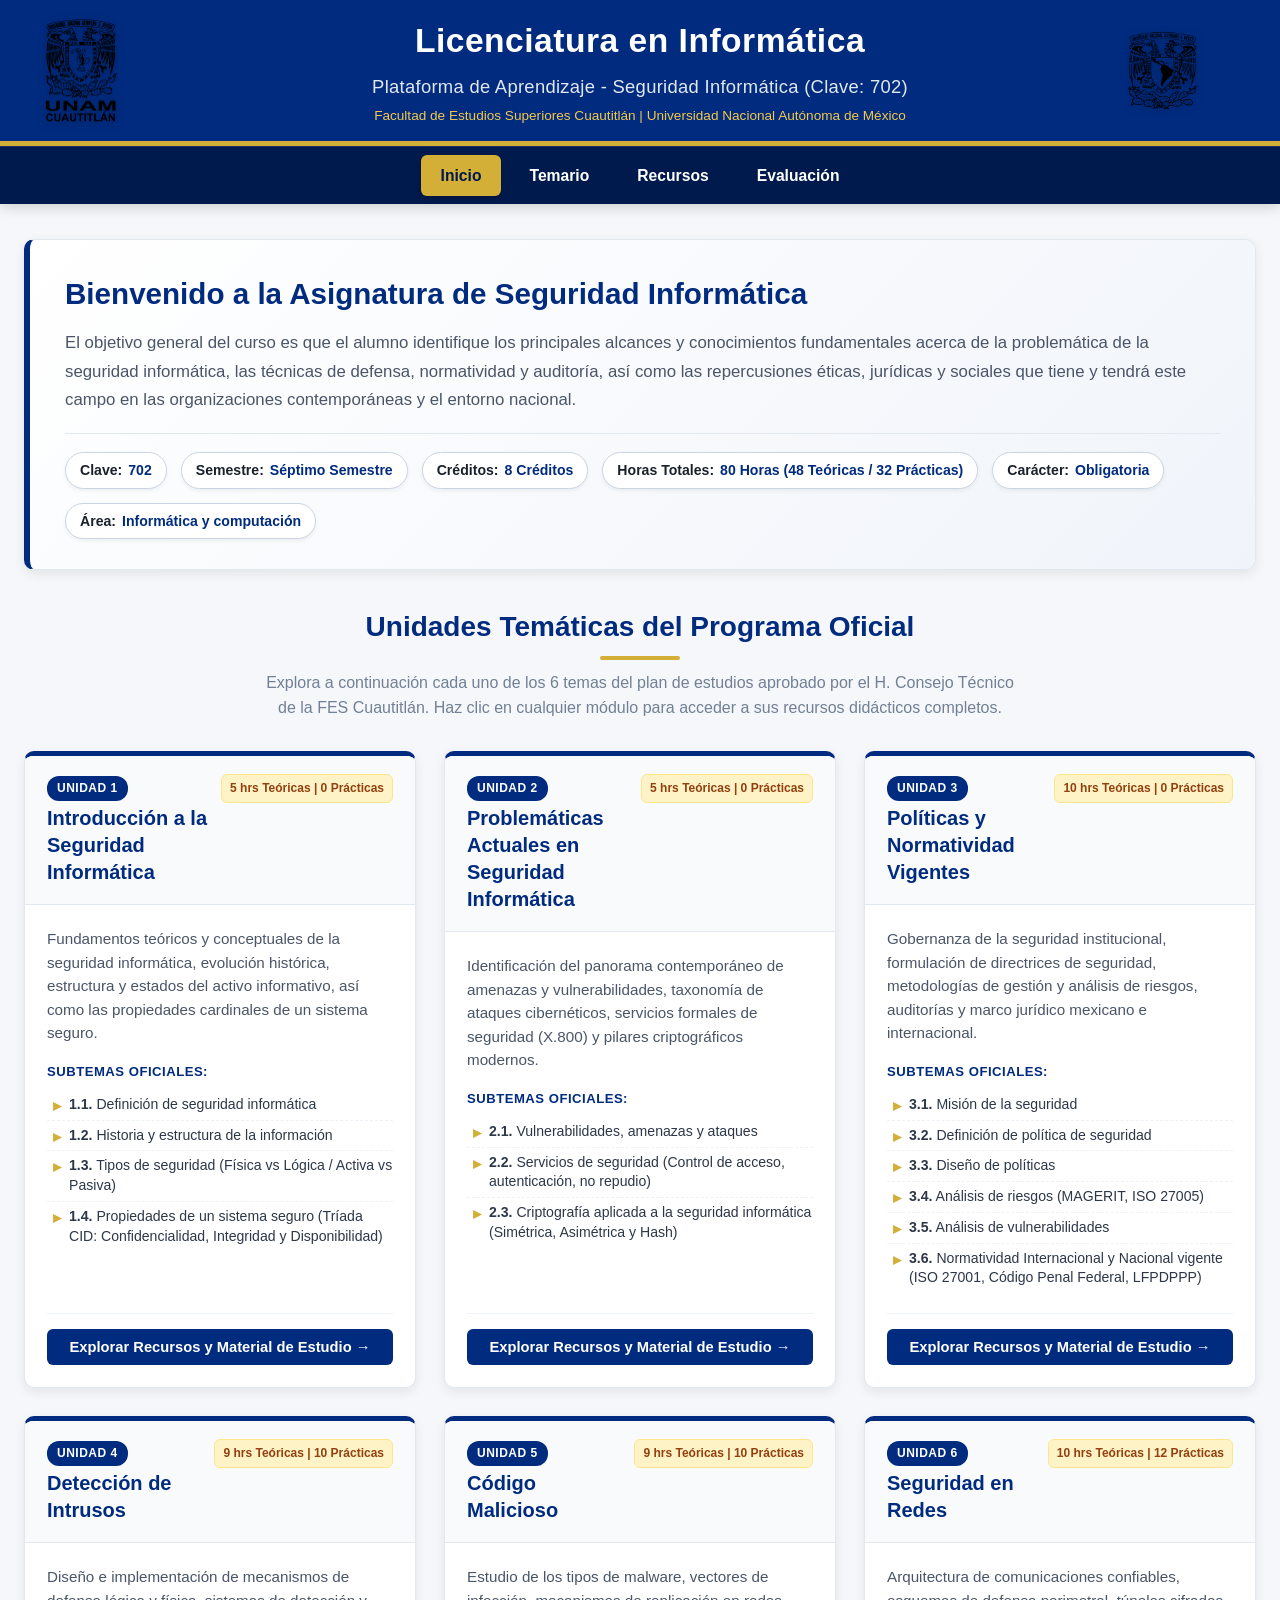
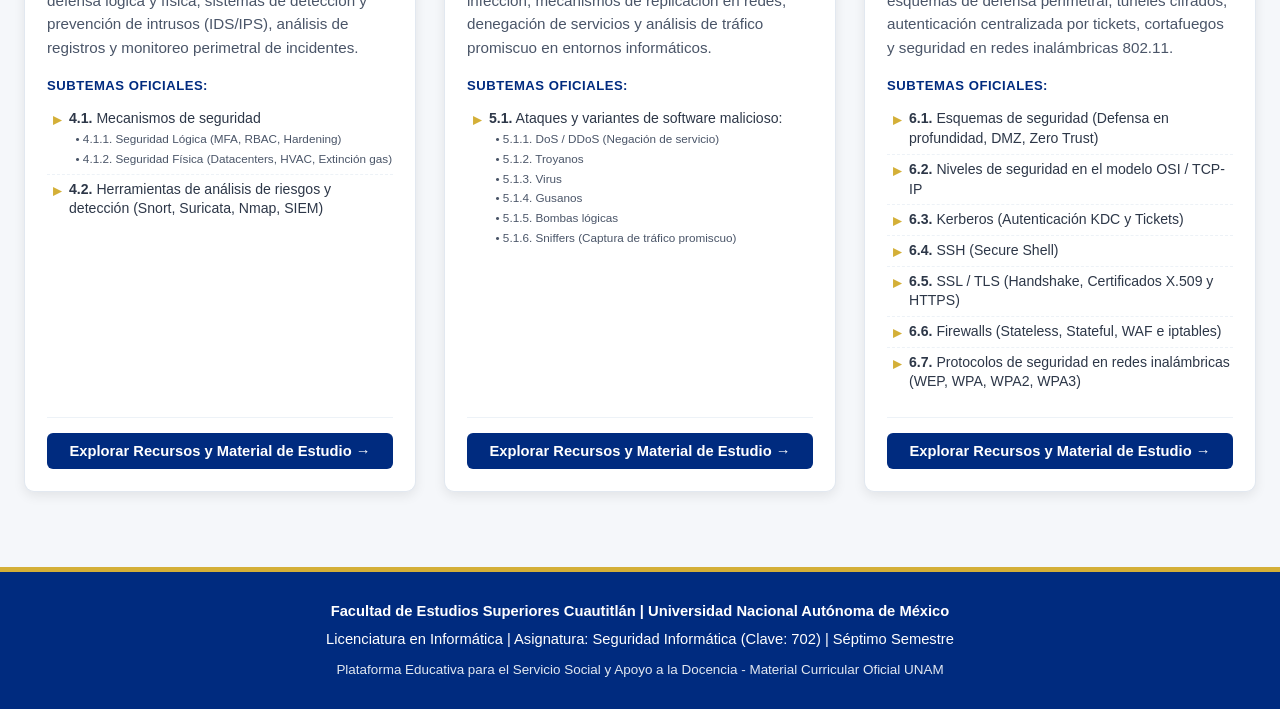
<file: index.html>
<!DOCTYPE html>
<html lang="es">
<head>
    <meta charset="UTF-8">
    <meta name="viewport" content="width=device-width, initial-scale=1.0">
    <title>Seguridad Informática | Plataforma Educativa FES Cuautitlán UNAM</title>
    <!-- Favicon al lado del título de la pestaña del navegador -->
    <link rel="icon" type="image/png" href="static/media/logoDeLaFesc.png">
    <link rel="stylesheet" href="static/css/style.css">
</head>
<body>

    <!-- BARRA FIJA SUPERIOR -->
    <div class="barra-fija">
        <header>
            <div class="header-container">
                <!-- Escudo Izquierdo (FESC) al lado del título -->
                <div class="logo-container logo-izq">
                    <img src="static/media/logo_fesc_negro.png" alt="Escudo FES Cuautitlán" class="logo-escuela">
                </div>
                
                <div class="header-titulos">
                    <h1>Licenciatura en Informática</h1>
                    <h2>Plataforma de Aprendizaje - Seguridad Informática (Clave: 702)</h2>
                    <div class="header-subinfo">Facultad de Estudios Superiores Cuautitlán | Universidad Nacional Autónoma de México</div>
                </div>

                <!-- Escudo Derecho (UNAM) -->
                <div class="logo-container logo-der">
                    <img src="static/media/UNAM-Logo.png" alt="Escudo UNAM" class="logo-escuela">
                </div>
            </div>
        </header>

        <!-- MENÚ DE NAVEGACIÓN -->
        <nav>
            <a href="javascript:void(0)" onclick="cambiarVista('vista-inicio', this)" id="nav-inicio" class="active">Inicio</a>
            <a href="javascript:void(0)" onclick="cambiarVista('vista-temario', this)" id="nav-temario">Temario</a>
            <a href="javascript:void(0)" onclick="cambiarVista('vista-recursos', this)" id="nav-recursos">Recursos</a>
            <a href="javascript:void(0)" onclick="cambiarVista('vista-evaluacion', this)" id="nav-evaluacion">Evaluación</a>
        </nav>
    </div>

    <!-- CONTENEDOR PRINCIPAL DINÁMICO -->
    <main>
        
        <!-- ========================================== -->
        <!-- VISTA 1: INICIO (TODAS LAS 6 UNIDADES)     -->
        <!-- ========================================== -->
        <section id="vista-inicio" class="seccion-vista">
            <div class="bienvenida">
                <h3>Bienvenido a la Asignatura de Seguridad Informática</h3>
                <p>
                    El objetivo general del curso es que el alumno identifique los principales alcances y conocimientos fundamentales acerca de la problemática de la seguridad informática, las técnicas de defensa, normatividad y auditoría, así como las repercusiones éticas, jurídicas y sociales que tiene y tendrá este campo en las organizaciones contemporáneas y el entorno nacional.
                </p>
                <div class="metricas-curso">
                    <div class="metrica-chip"><strong>Clave:</strong> 702</div>
                    <div class="metrica-chip"><strong>Semestre:</strong> Séptimo Semestre</div>
                    <div class="metrica-chip"><strong>Créditos:</strong> 8 Créditos</div>
                    <div class="metrica-chip"><strong>Horas Totales:</strong> 80 Horas (48 Teóricas / 32 Prácticas)</div>
                    <div class="metrica-chip"><strong>Carácter:</strong> Obligatoria</div>
                    <div class="metrica-chip"><strong>Área:</strong> Informática y computación</div>
                </div>
            </div>

            <h3 class="seccion-titulo-centro">Unidades Temáticas del Programa Oficial</h3>
            <p class="seccion-subtitulo-centro">
                Explora a continuación cada uno de los 6 temas del plan de estudios aprobado por el H. Consejo Técnico de la FES Cuautitlán. Haz clic en cualquier módulo para acceder a sus recursos didácticos completos.
            </p>
            
            <div class="temas-grid">
                
                <!-- UNIDAD 1 -->
                <article class="tema-card">
                    <div class="tema-header">
                        <div class="tema-header-info">
                            <span class="tema-badge">Unidad 1</span>
                            <h4>Introducción a la Seguridad Informática</h4>
                        </div>
                        <span class="tema-horas-badge">5 hrs Teóricas | 0 Prácticas</span>
                    </div>
                    <div class="tema-body">
                        <p>Fundamentos teóricos y conceptuales de la seguridad informática, evolución histórica, estructura y estados del activo informativo, así como las propiedades cardinales de un sistema seguro.</p>
                        <span class="subtemas-label">Subtemas Oficiales:</span>
                        <ul>
                            <li><strong>1.1.</strong> Definición de seguridad informática</li>
                            <li><strong>1.2.</strong> Historia y estructura de la información</li>
                            <li><strong>1.3.</strong> Tipos de seguridad (Física vs Lógica / Activa vs Pasiva)</li>
                            <li><strong>1.4.</strong> Propiedades de un sistema seguro (Tríada CID: Confidencialidad, Integridad y Disponibilidad)</li>
                        </ul>
                        <div class="tema-footer">
                            <button class="btn-explorar" onclick="abrirTemaRecurso(1)">
                                Explorar Recursos y Material de Estudio →
                            </button>
                        </div>
                    </div>
                </article>

                <!-- UNIDAD 2 -->
                <article class="tema-card">
                    <div class="tema-header">
                        <div class="tema-header-info">
                            <span class="tema-badge">Unidad 2</span>
                            <h4>Problemáticas Actuales en Seguridad Informática</h4>
                        </div>
                        <span class="tema-horas-badge">5 hrs Teóricas | 0 Prácticas</span>
                    </div>
                    <div class="tema-body">
                        <p>Identificación del panorama contemporáneo de amenazas y vulnerabilidades, taxonomía de ataques cibernéticos, servicios formales de seguridad (X.800) y pilares criptográficos modernos.</p>
                        <span class="subtemas-label">Subtemas Oficiales:</span>
                        <ul>
                            <li><strong>2.1.</strong> Vulnerabilidades, amenazas y ataques</li>
                            <li><strong>2.2.</strong> Servicios de seguridad (Control de acceso, autenticación, no repudio)</li>
                            <li><strong>2.3.</strong> Criptografía aplicada a la seguridad informática (Simétrica, Asimétrica y Hash)</li>
                        </ul>
                        <div class="tema-footer">
                            <button class="btn-explorar" onclick="abrirTemaRecurso(2)">
                                Explorar Recursos y Material de Estudio →
                            </button>
                        </div>
                    </div>
                </article>

                <!-- UNIDAD 3 -->
                <article class="tema-card">
                    <div class="tema-header">
                        <div class="tema-header-info">
                            <span class="tema-badge">Unidad 3</span>
                            <h4>Políticas y Normatividad Vigentes</h4>
                        </div>
                        <span class="tema-horas-badge">10 hrs Teóricas | 0 Prácticas</span>
                    </div>
                    <div class="tema-body">
                        <p>Gobernanza de la seguridad institucional, formulación de directrices de seguridad, metodologías de gestión y análisis de riesgos, auditorías y marco jurídico mexicano e internacional.</p>
                        <span class="subtemas-label">Subtemas Oficiales:</span>
                        <ul>
                            <li><strong>3.1.</strong> Misión de la seguridad</li>
                            <li><strong>3.2.</strong> Definición de política de seguridad</li>
                            <li><strong>3.3.</strong> Diseño de políticas</li>
                            <li><strong>3.4.</strong> Análisis de riesgos (MAGERIT, ISO 27005)</li>
                            <li><strong>3.5.</strong> Análisis de vulnerabilidades</li>
                            <li><strong>3.6.</strong> Normatividad Internacional y Nacional vigente (ISO 27001, Código Penal Federal, LFPDPPP)</li>
                        </ul>
                        <div class="tema-footer">
                            <button class="btn-explorar" onclick="abrirTemaRecurso(3)">
                                Explorar Recursos y Material de Estudio →
                            </button>
                        </div>
                    </div>
                </article>

                <!-- UNIDAD 4 -->
                <article class="tema-card">
                    <div class="tema-header">
                        <div class="tema-header-info">
                            <span class="tema-badge">Unidad 4</span>
                            <h4>Detección de Intrusos</h4>
                        </div>
                        <span class="tema-horas-badge">9 hrs Teóricas | 10 Prácticas</span>
                    </div>
                    <div class="tema-body">
                        <p>Diseño e implementación de mecanismos de defensa lógica y física, sistemas de detección y prevención de intrusos (IDS/IPS), análisis de registros y monitoreo perimetral de incidentes.</p>
                        <span class="subtemas-label">Subtemas Oficiales:</span>
                        <ul>
                            <li><strong>4.1.</strong> Mecanismos de seguridad
                                <br><small style="color:#4A5568;">&nbsp;&nbsp;• 4.1.1. Seguridad Lógica (MFA, RBAC, Hardening)</small>
                                <br><small style="color:#4A5568;">&nbsp;&nbsp;• 4.1.2. Seguridad Física (Datacenters, HVAC, Extinción gas)</small>
                            </li>
                            <li><strong>4.2.</strong> Herramientas de análisis de riesgos y detección (Snort, Suricata, Nmap, SIEM)</li>
                        </ul>
                        <div class="tema-footer">
                            <button class="btn-explorar" onclick="abrirTemaRecurso(4)">
                                Explorar Recursos y Material de Estudio →
                            </button>
                        </div>
                    </div>
                </article>

                <!-- UNIDAD 5 -->
                <article class="tema-card">
                    <div class="tema-header">
                        <div class="tema-header-info">
                            <span class="tema-badge">Unidad 5</span>
                            <h4>Código Malicioso</h4>
                        </div>
                        <span class="tema-horas-badge">9 hrs Teóricas | 10 Prácticas</span>
                    </div>
                    <div class="tema-body">
                        <p>Estudio de los tipos de malware, vectores de infección, mecanismos de replicación en redes, denegación de servicios y análisis de tráfico promiscuo en entornos informáticos.</p>
                        <span class="subtemas-label">Subtemas Oficiales:</span>
                        <ul>
                            <li><strong>5.1.</strong> Ataques y variantes de software malicioso:
                                <br><small style="color:#4A5568;">&nbsp;&nbsp;• 5.1.1. DoS / DDoS (Negación de servicio)</small>
                                <br><small style="color:#4A5568;">&nbsp;&nbsp;• 5.1.2. Troyanos</small>
                                <br><small style="color:#4A5568;">&nbsp;&nbsp;• 5.1.3. Virus</small>
                                <br><small style="color:#4A5568;">&nbsp;&nbsp;• 5.1.4. Gusanos</small>
                                <br><small style="color:#4A5568;">&nbsp;&nbsp;• 5.1.5. Bombas lógicas</small>
                                <br><small style="color:#4A5568;">&nbsp;&nbsp;• 5.1.6. Sniffers (Captura de tráfico promiscuo)</small>
                            </li>
                        </ul>
                        <div class="tema-footer">
                            <button class="btn-explorar" onclick="abrirTemaRecurso(5)">
                                Explorar Recursos y Material de Estudio →
                            </button>
                        </div>
                    </div>
                </article>

                <!-- UNIDAD 6 -->
                <article class="tema-card">
                    <div class="tema-header">
                        <div class="tema-header-info">
                            <span class="tema-badge">Unidad 6</span>
                            <h4>Seguridad en Redes</h4>
                        </div>
                        <span class="tema-horas-badge">10 hrs Teóricas | 12 Prácticas</span>
                    </div>
                    <div class="tema-body">
                        <p>Arquitectura de comunicaciones confiables, esquemas de defensa perimetral, túneles cifrados, autenticación centralizada por tickets, cortafuegos y seguridad en redes inalámbricas 802.11.</p>
                        <span class="subtemas-label">Subtemas Oficiales:</span>
                        <ul>
                            <li><strong>6.1.</strong> Esquemas de seguridad (Defensa en profundidad, DMZ, Zero Trust)</li>
                            <li><strong>6.2.</strong> Niveles de seguridad en el modelo OSI / TCP-IP</li>
                            <li><strong>6.3.</strong> Kerberos (Autenticación KDC y Tickets)</li>
                            <li><strong>6.4.</strong> SSH (Secure Shell)</li>
                            <li><strong>6.5.</strong> SSL / TLS (Handshake, Certificados X.509 y HTTPS)</li>
                            <li><strong>6.6.</strong> Firewalls (Stateless, Stateful, WAF e iptables)</li>
                            <li><strong>6.7.</strong> Protocolos de seguridad en redes inalámbricas (WEP, WPA, WPA2, WPA3)</li>
                        </ul>
                        <div class="tema-footer">
                            <button class="btn-explorar" onclick="abrirTemaRecurso(6)">
                                Explorar Recursos y Material de Estudio →
                            </button>
                        </div>
                    </div>
                </article>

            </div>
        </section>

        <!-- ========================================== -->
        <!-- VISTA 2: TEMARIO (PDF OFICIAL)             -->
        <!-- ========================================== -->
        <section id="vista-temario" class="seccion-vista vista-oculta">
            <div class="bienvenida">
                <h3>Programa Oficial de la Asignatura</h3>
                <p>Consulta el documento curricular completo y oficial de la asignatura Seguridad Informática (Clave: 702), aprobado para la Licenciatura en Informática de la Facultad de Estudios Superiores Cuautitlán, UNAM.</p>
                <div class="metricas-curso">
                    <div class="metrica-chip">Documento Oficial UNAM FESC</div>
                    <div class="metrica-chip">4 Páginas Integrales</div>
                    <div class="metrica-chip">Modalidad Curso - Taller</div>
                </div>
            </div>
            <div class="pdf-viewer">
                <iframe src="static/media/seguridad_informatica.pdf" title="Temario Seguridad Informática FESC UNAM"></iframe>
            </div>
        </section>

        <!-- ========================================== -->
        <!-- VISTA 3: RECURSOS DIDÁCTICOS Y MULTIMEDIA  -->
        <!-- ========================================== -->
        <section id="vista-recursos" class="seccion-vista vista-oculta">
            
            <div class="recursos-hero">
                <h3>Centro de Recursos Didácticos y Multimedia UNAM</h3>
                <p>
                    Espacio integral de autoaprendizaje con explicaciones teóricas exhaustivas de cada subtema, diagramas de arquitectura en alta resolución, laboratorios de comandos prácticos comentados, videoteca oficial de la UNAM (UNAM-CERT, TV UNAM, AprendeTIC DGTIC y Facultad de Ingeniería) y bibliografía institucional recomendada.
                </p>
            </div>

            <!-- SELECTOR INTERACTIVO DE LAS 6 UNIDADES -->
            <div class="selector-temas-wrapper">
                <div class="selector-temas-titulo">
                    <span>Selecciona una unidad para explorar su contenido detallado:</span>
                </div>
                <div class="selector-temas-grid">
                    <button class="selector-tema-btn activo" onclick="seleccionarUnidadRecurso(1)" id="tab-recurso-1">
                        <span class="selector-tema-num">Unidad 1</span>
                        <span class="selector-tema-nombre">Introducción a la Seguridad</span>
                    </button>
                    <button class="selector-tema-btn" onclick="seleccionarUnidadRecurso(2)" id="tab-recurso-2">
                        <span class="selector-tema-num">Unidad 2</span>
                        <span class="selector-tema-nombre">Problemáticas y Criptografía</span>
                    </button>
                    <button class="selector-tema-btn" onclick="seleccionarUnidadRecurso(3)" id="tab-recurso-3">
                        <span class="selector-tema-num">Unidad 3</span>
                        <span class="selector-tema-nombre">Políticas y Normatividad</span>
                    </button>
                    <button class="selector-tema-btn" onclick="seleccionarUnidadRecurso(4)" id="tab-recurso-4">
                        <span class="selector-tema-num">Unidad 4</span>
                        <span class="selector-tema-nombre">Detección de Intrusos</span>
                    </button>
                    <button class="selector-tema-btn" onclick="seleccionarUnidadRecurso(5)" id="tab-recurso-5">
                        <span class="selector-tema-num">Unidad 5</span>
                        <span class="selector-tema-nombre">Código Malicioso</span>
                    </button>
                    <button class="selector-tema-btn" onclick="seleccionarUnidadRecurso(6)" id="tab-recurso-6">
                        <span class="selector-tema-num">Unidad 6</span>
                        <span class="selector-tema-nombre">Seguridad en Redes</span>
                    </button>
                </div>
            </div>

            <!-- CONTENEDOR UNIDAD 1 -->
            <div class="unidad-recurso-panel activo" id="panel-unidad-1">
                <div class="unidad-detalle-header">
                    <div class="unidad-detalle-info">
                        <span class="tema-badge">Unidad Temática 1</span>
                        <h3>1. Introducción a la Seguridad Informática</h3>
                        <div class="unidad-meta-tags">
                            <span class="tag-badge tag-horas">⏱ 5 Horas Teóricas | 0 Prácticas</span>
                            <span class="tag-badge tag-carrera">Lic. en Informática - FES Cuautitlán</span>
                        </div>
                    </div>
                </div>

                <div class="unidad-objetivo-box">
                    <strong>Objetivo de la Unidad:</strong>
                    <p>El estudiante comprenderá la naturaleza multidimensional de la seguridad informática, la distinción formal entre seguridad física y lógica, los estados fundamentales del dato y las propiedades que definen la confiabilidad de cualquier sistema computacional.</p>
                </div>

                <div class="unidad-contenido">
                    
                    <!-- Subtema 1.1 -->
                    <div class="subtema-bloque">
                        <h4 class="subtema-titulo"><span class="num-badge">1.1</span> Definición de Seguridad Informática</h4>
                        <p class="subtema-texto">
                            La <strong>seguridad informática</strong> es la disciplina del área computacional encargada de diseñar, implementar y auditar las medidas de protección tanto técnicas como operativas sobre la infraestructura tecnológica: hardware, sistemas operativos, servidores, redes de datos y aplicaciones de software.
                        </p>
                        <div class="nota-pedagogica">
                            <h5>Distinción Académica Clave (FESC - UNAM):</h5>
                            <p><strong>Seguridad de la Información vs. Seguridad Informática:</strong> La <em>Seguridad de la Información</em> abarca la protección integral del activo cognitivo (datos e información) sin importar el soporte en que se encuentre (físico, documental impreso o digital). La <em>Seguridad Informática</em> se enfoca específicamente en los sistemas computacionales e infraestructura tecnológica que almacenan, transmiten y procesan dichos datos.</p>
                        </div>
                    </div>

                    <!-- Subtema 1.2 -->
                    <div class="subtema-bloque">
                        <h4 class="subtema-titulo"><span class="num-badge">1.2</span> Historia y Estructura de la Información</h4>
                        <p class="subtema-texto">
                            Históricamente, la seguridad comenzó vinculada a la correspondencia militar y diplomática mediante técnicas de esteganografía y cifrados clásicos de sustitución y transposición (la Escítala espartana y el Cifrado César). Con la Segunda Guerra Mundial y el desarrollo de la máquina <em>Enigma</em>, la criptoanalítica cobró carácter científico y formal de la mano de matemáticos como Alan Turing.
                        </p>
                        <p class="subtema-texto">
                            El nacimiento de <strong>ARPANET</strong> en 1969 y la posterior expansión de la suite de protocolos TCP/IP en los años 80 y 90 revolucionaron la interacción humana, pero introdujeron un vector de riesgo sin precedentes: la interconexión global entre equipos remotos. El 2 de noviembre de 1988, el <em>Gusano de Morris</em> paralizó aproximadamente el 10% de las computadoras conectadas a Internet, marcando el nacimiento formal de los equipos de respuesta a incidentes de seguridad (CERT).
                        </p>

                        <h5 style="color: var(--azul-institucional); margin: 18px 0 10px 0;">Los Tres Estados Estructurales de la Información:</h5>
                        <ul class="lista-conceptos">
                            <li><strong>Datos en Reposo (Data at Rest):</strong> Información almacenada en discos duros, bases de datos relacionales/NoSQL, cintas magnéticas o medios extraíbles. Su protección depende de algoritmos de cifrado de almacenamiento completo (Full Disk Encryption, AES-XTS) y controles de acceso al sistema de archivos.</li>
                            <li><strong>Datos en Tránsito (Data in Transit):</strong> Paquetes de datos que circulan a través de medios guiados (fibra óptica, par trenzado) o no guiados (Wi-Fi, satélite). Su protección exige canales seguros cifrados punto a punto (TLS, SSH, IPSec).</li>
                            <li><strong>Datos en Uso o Procesamiento (Data in Use):</strong> Información cargada activamente en memoria RAM, registros del procesador o memoria caché de la CPU mientras se ejecuta una tarea. Se protege mediante segmentación de memoria (ASLR, DEP) y tecnologías de enclaves seguros (Confidential Computing).</li>
                        </ul>
                    </div>

                    <!-- Subtema 1.3 -->
                    <div class="subtema-bloque">
                        <h4 class="subtema-titulo"><span class="num-badge">1.3</span> Tipos de Seguridad</h4>
                        <p class="subtema-texto">
                            En las organizaciones modernas y en los centros de cómputo universitarios, la seguridad se clasifica a través de dos dimensiones complementarias:
                        </p>
                        
                        <div class="tabla-wrapper">
                            <table class="tabla-comparativa">
                                <thead>
                                    <tr>
                                        <th>Criterio</th>
                                        <th>Modalidad Primaria</th>
                                        <th>Modalidad Secundaria</th>
                                        <th>Ejemplos Prácticos de Aplicación</th>
                                    </tr>
                                </thead>
                                <tbody>
                                    <tr>
                                        <td><strong>Por el ámbito del activo</strong></td>
                                        <td><strong>Seguridad Física:</strong> Barreras y dispositivos tangibles para proteger los equipos contra desastres naturales, incendios, fallas eléctricas o intrusiones de personas no autorizadas.</td>
                                        <td><strong>Seguridad Lógica:</strong> Salvaguardas virtuales, software y protocolos para regular el acceso a programas, ficheros y servicios computacionales.</td>
                                        <td>Torniquetes biométricos, CCTV, supresión por gas FM-200 vs. Listas de Control de Acceso (ACL), contraseñas robustas, firewall y cifrado.</td>
                                    </tr>
                                    <tr>
                                        <td><strong>Por el momento de intervención</strong></td>
                                        <td><strong>Seguridad Activa:</strong> Medidas preventivas orientadas a evitar de manera anticipada que una amenaza logre explotar una debilidad del sistema.</td>
                                        <td><strong>Seguridad Pasiva:</strong> Mecanismos diseñados para mitigar las consecuencias y restablecer la operatividad una vez que el incidente ya ha tenido lugar.</td>
                                        <td>Instalación de parches de seguridad, antivirus heurístico, WAF vs. Respaldos externos (Backups 3-2-1), planes de recuperación ante desastres (DRP/BCP).</td>
                                    </tr>
                                </tbody>
                            </table>
                        </div>
                    </div>

                    <!-- Subtema 1.4 -->
                    <div class="subtema-bloque">
                        <h4 class="subtema-titulo"><span class="num-badge">1.4</span> Propiedades de un Sistema Seguro</h4>
                        <p class="subtema-texto">
                            El pilar central de la seguridad de la información es la <strong>Tríada CID</strong> (o Tríada CIA por sus siglas en inglés: <em>Confidentiality, Integrity, Availability</em>). Para que un sistema sea catalogado como seguro, debe garantizar estas propiedades de manera concurrente y armónica:
                        </p>

                        <!-- DIAGRAMA SVG DE LA TRÍADA CID -->
                        <div class="diagrama-contenedor">
                            <svg viewBox="0 0 760 380" width="100%" height="auto" xmlns="http://www.w3.org/2000/svg">
                                <rect width="760" height="380" fill="#F8FAFC" rx="12"/>
                                <!-- Triangulo central -->
                                <polygon points="380,50 180,310 580,310" fill="#EBF1F9" stroke="#002B7F" stroke-width="4" stroke-linejoin="round"/>
                                
                                <!-- Centro: Activo de Informacion -->
                                <circle cx="380" cy="225" r="55" fill="#D4AF37" stroke="#002B7F" stroke-width="3"/>
                                <text x="380" y="220" font-size="14" font-weight="bold" fill="#001A4D" text-anchor="middle">INFORMACIÓN</text>
                                <text x="380" y="240" font-size="11" font-weight="600" fill="#001A4D" text-anchor="middle">(Activo Crítico)</text>

                                <!-- Vertice 1: Confidencialidad -->
                                <circle cx="380" cy="50" r="42" fill="#002B7F" stroke="#D4AF37" stroke-width="3"/>
                                <text x="380" y="55" font-size="13" font-weight="bold" fill="#FFFFFF" text-anchor="middle">CONFIDENCIALIDAD</text>
                                
                                <!-- Vertice 2: Integridad -->
                                <circle cx="180" cy="310" r="42" fill="#002B7F" stroke="#D4AF37" stroke-width="3"/>
                                <text x="180" y="315" font-size="13" font-weight="bold" fill="#FFFFFF" text-anchor="middle">INTEGRIDAD</text>

                                <!-- Vertice 3: Disponibilidad -->
                                <circle cx="580" cy="310" r="42" fill="#002B7F" stroke="#D4AF37" stroke-width="3"/>
                                <text x="580" y="315" font-size="13" font-weight="bold" fill="#FFFFFF" text-anchor="middle">DISPONIBILIDAD</text>

                                <!-- Explicaciones perimetrales -->
                                <rect x="260" y="10" width="240" height="26" rx="5" fill="#FFFFFF" stroke="#CBD5E1"/>
                                <text x="380" y="27" font-size="11" fill="#4A5568" text-anchor="middle">Solo usuarios autorizados acceden</text>

                                <rect x="30" y="335" width="260" height="26" rx="5" fill="#FFFFFF" stroke="#CBD5E1"/>
                                <text x="160" y="352" font-size="11" fill="#4A5568" text-anchor="middle">Datos exactos y sin alteración no autorizada</text>

                                <rect x="470" y="335" width="260" height="26" rx="5" fill="#FFFFFF" stroke="#CBD5E1"/>
                                <text x="600" y="352" font-size="11" fill="#4A5568" text-anchor="middle">Sistemas accesibles cuando se requieran</text>
                            </svg>
                            <p class="diagrama-epigrafe">Figura 1.1: Modelo conceptual de la Tríada CID con los tres pilares de un sistema seguro (FESC UNAM).</p>
                        </div>

                        <ul class="lista-conceptos">
                            <li><strong>Confidencialidad:</strong> Garantiza que la información no sea divulgada ni puesta al alcance de individuos, entidades o procesos no autorizados. Mecanismos: cifrado simétrico y asimétrico, permisos UNIX (`chmod/chown`), y enmascaramiento de datos.</li>
                            <li><strong>Integridad:</strong> Salvaguarda la exactitud, fidelidad y completitud de la información y sus métodos de procesamiento, previniendo modificaciones espurias, borrado malicioso o inserciones fraudulentas. Mecanismos: hashes criptográficos (SHA-256), firmas digitales y registros transaccionales.</li>
                            <li><strong>Disponibilidad:</strong> Asegura que los usuarios autorizados tengan acceso ininterrumpido a la información y a los servicios asociados cuando lo requieran. Mecanismos: alta disponibilidad, clusters, balanceo de carga, enlaces redundantes y esquemas RAID.</li>
                            <li><strong>Propiedades Complementarias Modernas:</strong> <em>Autenticidad</em> (validación de la legítima identidad del emisor), <em>No Repudio</em> (imposibilidad probatoria de negar la autoría o recepción de una transacción), y <em>Trazabilidad / Auditabilidad</em> (registro cronológico inmutable de eventos del sistema).</li>
                        </ul>
                    </div>

                    <!-- VIDEOTECA UNAM -->
                    <div class="seccion-videoteca">
                        <div class="seccion-videoteca-titulo">
                            <span>🎥 Videoteca Académica UNAM: Unidad 1</span>
                        </div>
                        <p class="seccion-videoteca-sub">Conferencias magistrales y cápsulas didácticas oficiales producidas por UNAM-CERT, DGTIC y TV UNAM.</p>
                        
                        <div class="videos-grid">
                            <!-- Video 1 -->
                            <div class="video-card">
                                <div class="video-embed-wrapper">
                                    <iframe src="https://www.youtube.com/embed/W97uXG0VUfU?rel=0" title="Seguridad en tecnologías de la información - UNAM CERT" allow="accelerometer; autoplay; clipboard-write; encrypted-media; gyroscope; picture-in-picture; web-share" allowfullscreen loading="lazy"></iframe>
                                </div>
                                <div class="video-info">
                                    <span class="video-emisor-badge">UNAM-CERT / @SeguridadTV</span>
                                    <h5 class="video-titulo">Seguridad en Tecnologías de la Información (Conferencia UNAM-CERT)</h5>
                                    <p class="video-desc">Conferencia del Equipo de Respuesta a Incidentes de la UNAM describiendo los factores de riesgo, la Tríada CID y los procesos institucionales de protección.</p>
                                    <div class="video-acciones">
                                        <a href="https://www.youtube.com/watch?v=W97uXG0VUfU" target="_blank" class="btn-video-yt">▶ Ver en YouTube Oficial ↗</a>
                                        <a href="https://www.youtube.com/@SeguridadTV" target="_blank" class="btn-video-canal">Canal @SeguridadTV ↗</a>
                                    </div>
                                    <p class="video-aviso"><small>ℹ️ Si tu navegador restringe la reproducción local en file://, pulsa "Ver en YouTube Oficial".</small></p>
                                </div>
                            </div>

                            <!-- Video 2 -->
                            <div class="video-card">
                                <div class="video-embed-wrapper">
                                    <iframe src="https://www.youtube.com/embed/5EqVoLlsc9k?rel=0" title="Consejos de Seguridad - UNAM CERT" allow="accelerometer; autoplay; clipboard-write; encrypted-media; gyroscope; picture-in-picture; web-share" allowfullscreen loading="lazy"></iframe>
                                </div>
                                <div class="video-info">
                                    <span class="video-emisor-badge">UNAM-CERT / @SeguridadTV</span>
                                    <h5 class="video-titulo">Consejos de Seguridad Digital - UNAM CERT</h5>
                                    <p class="video-desc">Guía institucional producida por la UNAM con principios de seguridad activa, gestión de contraseñas y mitigación de amenazas cotidianas.</p>
                                    <div class="video-acciones">
                                        <a href="https://www.youtube.com/watch?v=5EqVoLlsc9k" target="_blank" class="btn-video-yt">▶ Ver en YouTube Oficial ↗</a>
                                        <a href="https://www.unam-cert.unam.mx/" target="_blank" class="btn-video-canal">Portal UNAM-CERT ↗</a>
                                    </div>
                                    <p class="video-aviso"><small>ℹ️ Si tu navegador restringe la reproducción local en file://, pulsa "Ver en YouTube Oficial".</small></p>
                                </div>
                            </div>
                        </div>
                    </div>

                    <!-- FUENTES BIBLIOGRÁFICAS -->
                    <div class="fuentes-container">
                        <div class="fuentes-titulo">
                            <span>📚 Fuentes de Consulta Oficiales del Temario UNAM</span>
                        </div>
                        <div class="fuentes-grid">
                            <div class="fuente-item">
                                <h6>Stallings, William (2010)</h6>
                                <p><em>Cryptography and Network Security: Principles and Practice</em>, 5ta. Edición. Prentice Hall. Capítulos 1 y 2 (Conceptos básicos y arquitectura OSI de seguridad).</p>
                            </div>
                            <div class="fuente-item">
                                <h6>Firtman, Salvador (2005)</h6>
                                <p><em>Seguridad informática</em>, MP Ediciones. Capítulos introductorios sobre la definición y evolución de los riesgos en sistemas informáticos.</p>
                            </div>
                            <div class="fuente-item">
                                <h6>Portal Oficial UNAM-CERT (DGTIC)</h6>
                                <p>Documentos técnicos y recomendaciones para administradores y usuarios de la RedUNAM. <br><a href="https://www.unam-cert.unam.mx/" target="_blank">www.unam-cert.unam.mx</a></p>
                            </div>
                        </div>
                    </div>

                </div>

                <div class="recursos-nav-footer">
                    <span></span>
                    <button class="btn-nav-unidad" onclick="seleccionarUnidadRecurso(2)">Ir a Unidad 2: Problemáticas Actuales →</button>
                </div>
            </div>

            <!-- CONTENEDOR UNIDAD 2 -->
            <div class="unidad-recurso-panel" id="panel-unidad-2">
                <div class="unidad-detalle-header">
                    <div class="unidad-detalle-info">
                        <span class="tema-badge">Unidad Temática 2</span>
                        <h3>2. Problemáticas Actuales en Seguridad Informática</h3>
                        <div class="unidad-meta-tags">
                            <span class="tag-badge tag-horas">⏱ 5 Horas Teóricas | 0 Prácticas</span>
                            <span class="tag-badge tag-carrera">Lic. en Informática - FES Cuautitlán</span>
                        </div>
                    </div>
                </div>

                <div class="unidad-objetivo-box">
                    <strong>Objetivo de la Unidad:</strong>
                    <p>El estudiante identificará las relaciones causales entre vulnerabilidades, amenazas y ataques en entornos reales, comprenderá los servicios formales de seguridad del estándar X.800 y dominará los principios de la criptografía simétrica, asimétrica y funciones hash.</p>
                </div>

                <div class="unidad-contenido">
                    
                    <!-- Subtema 2.1 -->
                    <div class="subtema-bloque">
                        <h4 class="subtema-titulo"><span class="num-badge">2.1</span> Vulnerabilidades, Amenazas y Ataques</h4>
                        <p class="subtema-texto">
                            En seguridad informática, es imperativo no confundir estos tres términos fundamentales que componen la cadena de explotación:
                        </p>
                        <ul class="lista-conceptos">
                            <li><strong>Vulnerabilidad (Debilidad intrínseca):</strong> Defecto, fallo de diseño, error de programación (bug) o desconfiguración presente en el hardware, software, red o procedimientos organizacionales, que puede permitir a un tercero violar la política de seguridad. Se catalogan mediante el estándar internacional <strong>CVE (Common Vulnerabilities and Exposures)</strong> y se evalúan cuantitativamente a través de la métrica <strong>CVSS (Common Vulnerability Scoring System)</strong>.</li>
                            <li><strong>Amenaza (Causa potencial):</strong> Cualquier circunstancia, evento, individuo o colectivo que tiene el potencial de causar daño a un sistema mediante la explotación indebida de una vulnerabilidad existente. Se clasifican en amenazas humanas deliberadas (hacktivistas, ciberdelincuentes, personal interno descontento), accidentales (errores operativos humanos) y desastres físico-ambientales.</li>
                            <li><strong>Ataque (Acción deliberada):</strong> La materialización concreta e intencional en la cual un atacante ejecuta una técnica o herramienta (exploit) aprovechando una vulnerabilidad para vulnerar la confidencialidad, integridad o disponibilidad de un activo.</li>
                        </ul>

                        <div class="nota-pedagogica alerta">
                            <h5>Fórmula de la Cadena de Compromiso:</h5>
                            <p><strong>Riesgo Real = Amenaza activa × Vulnerabilidad existente × Impacto en el negocio.</strong> Si no existe vulnerabilidad, la amenaza no puede materializarse en un ataque exitoso; si no existe amenaza, la vulnerabilidad permanece latente pero inerte.</p>
                        </div>
                    </div>

                    <!-- Subtema 2.2 -->
                    <div class="subtema-bloque">
                        <h4 class="subtema-titulo"><span class="num-badge">2.2</span> Servicios de Seguridad</h4>
                        <p class="subtema-texto">
                            La norma internacional <strong>ITU-T X.800 / ISO 7498-2</strong> define formalmente los servicios de seguridad como aquellos procesos provistos por un sistema para garantizar una seguridad adecuada de los sistemas o la transferencia de datos:
                        </p>
                        <ul class="lista-conceptos">
                            <li><strong>Servicio de Autenticación:</strong> Asegura la veracidad de la identidad de las partes que se comunican. Contempla tanto la autenticación de la entidad homóloga (conexión activa) como la autenticación del origen de los datos (sin conexión).</li>
                            <li><strong>Servicio de Control de Acceso:</strong> Prevención de la utilización no autorizada de recursos de red o cómputo, aplicando políticas basadas en identidad, roles o reglas.</li>
                            <li><strong>Servicio de Confidencialidad de Datos:</strong> Protección de la información transmitida o almacenada contra intercepción pasiva y revelación ilícita.</li>
                            <li><strong>Servicio de Integridad de Datos:</strong> Certeza de que los datos recibidos corresponden exactamente a los enviados, sin modificaciones, duplicaciones, inserciones o reordenamientos no autorizados.</li>
                            <li><strong>Servicio de No Repudio:</strong> Mecanismo probatorio que impide que el emisor de un mensaje niegue haberlo transmitido (No Repudio de Origen), o que el destinatario niegue haberlo recibido (No Repudio de Destino).</li>
                        </ul>
                    </div>

                    <!-- Subtema 2.3 -->
                    <div class="subtema-bloque">
                        <h4 class="subtema-titulo"><span class="num-badge">2.3</span> Criptografía Aplicada a la Seguridad Informática</h4>
                        <p class="subtema-texto">
                            La criptografía es la rama matemática y computacional que provee los mecanismos técnicos para materializar los servicios de seguridad. En la práctica informática contemporánea se divide en tres ramas fundamentales:
                        </p>

                        <!-- DIAGRAMA SVG DE CRIPTOGRAFÍA -->
                        <div class="diagrama-contenedor">
                            <svg viewBox="0 0 760 340" width="100%" height="auto" xmlns="http://www.w3.org/2000/svg">
                                <rect width="760" height="340" fill="#F8FAFC" rx="12"/>
                                <!-- Bloque Simetrico -->
                                <rect x="30" y="30" width="335" height="280" rx="8" fill="#FFFFFF" stroke="#002B7F" stroke-width="2"/>
                                <rect x="30" y="30" width="335" height="38" rx="8" fill="#002B7F"/>
                                <text x="197" y="55" font-size="14" font-weight="bold" fill="#FFFFFF" text-anchor="middle">CRIPTOGRAFÍA SIMÉTRICA (Clave Secreta)</text>
                                
                                <circle cx="197" cy="120" r="28" fill="#D4AF37" stroke="#001A4D" stroke-width="2"/>
                                <text x="197" y="125" font-size="11" font-weight="bold" fill="#001A4D" text-anchor="middle">1 CLAVE</text>
                                
                                <text x="60" y="180" font-size="12" fill="#2D3748">• Misma clave para cifrar y descifrar</text>
                                <text x="60" y="205" font-size="12" fill="#2D3748">• Extremadamente veloz y eficiente</text>
                                <text x="60" y="230" font-size="12" fill="#2D3748">• Problema crítico: Distribución segura de claves</text>
                                <text x="60" y="260" font-size="12" font-weight="bold" fill="#002B7F">Algoritmos: AES-128/256, ChaCha20, 3DES</text>

                                <!-- Bloque Asimetrico -->
                                <rect x="395" y="30" width="335" height="280" rx="8" fill="#FFFFFF" stroke="#D4AF37" stroke-width="2"/>
                                <rect x="395" y="30" width="335" height="38" rx="8" fill="#D4AF37"/>
                                <text x="562" y="55" font-size="14" font-weight="bold" fill="#001A4D" text-anchor="middle">CRIPTOGRAFÍA ASIMÉTRICA (Clave Pública)</text>

                                <circle cx="510" cy="120" r="24" fill="#002B7F" stroke="#FFFFFF" stroke-width="2"/>
                                <text x="510" y="124" font-size="9" font-weight="bold" fill="#FFFFFF" text-anchor="middle">PÚBLICA</text>
                                <circle cx="615" cy="120" r="24" fill="#C62828" stroke="#FFFFFF" stroke-width="2"/>
                                <text x="615" y="124" font-size="9" font-weight="bold" fill="#FFFFFF" text-anchor="middle">PRIVADA</text>

                                <text x="420" y="180" font-size="12" fill="#2D3748">• Par de claves matemáticamente enlazadas</text>
                                <text x="420" y="205" font-size="12" fill="#2D3748">• Resuelve el intercambio seguro en canales abiertos</text>
                                <text x="420" y="230" font-size="12" fill="#2D3748">• Base de firmas digitales y certificados X.509</text>
                                <text x="420" y="260" font-size="12" font-weight="bold" fill="#002B7F">Algoritmos: RSA, ECC (Curvas Elípticas), Diffie-Hellman</text>
                            </svg>
                            <p class="diagrama-epigrafe">Figura 2.1: Comparativa arquitectónica entre criptografía simétrica y asimétrica de clave pública.</p>
                        </div>

                        <!-- TERMINAL PRÁCTICA OPENSSL -->
                        <div class="terminal-card">
                            <div class="terminal-header">
                                <div class="terminal-dots">
                                    <div class="dot rojo"></div>
                                    <div class="dot amarillo"></div>
                                    <div class="dot verde"></div>
                                </div>
                                <span>Laboratorio Criptográfico en Consola: OpenSSL (FESC - Informática)</span>
                            </div>
                            <div class="terminal-body">
                                <span class="comment"># 1. Generar hash criptográfico SHA-256 de un archivo para verificar integridad:</span><br>
                                <span class="cmd">$ sha256sum reporte_calificaciones.pdf</span><br>
                                <span class="output">a5d8f619b014...78e9  reporte_calificaciones.pdf</span><br><br>
                                
                                <span class="comment"># 2. Generar un par de claves asimétricas RSA de 2048 bits con OpenSSL:</span><br>
                                <span class="cmd">$ openssl genrsa -out clave_privada.pem 2048</span><br>
                                <span class="cmd">$ openssl rsa -in clave_privada.pem -pubout -out clave_publica.pem</span><br>
                                <span class="output">writing RSA key -> clave_publica.pem generada con éxito.</span><br><br>

                                <span class="comment"># 3. Cifrado simétrico de un archivo confidencial con algoritmo estándar AES-256 en modo CBC:</span><br>
                                <span class="cmd">$ openssl enc -aes-256-cbc -salt -pbkdf2 -in datos.txt -out datos.enc</span>
                            </div>
                        </div>

                        <ul class="lista-conceptos">
                            <li><strong>Funciones Hash Criptográficas:</strong> Algoritmos deterministas de un solo sentido (One-Way) que transforman un mensaje de cualquier longitud arbitraria en una cadena de longitud fija (resumen o digest). Propiedades obligatorias: <em>Resistencia a la preimagen</em> (imposible deducir el mensaje original a partir del hash), <em>Resistencia a la segunda preimagen</em> y <em>Resistencia a colisiones</em> (dos mensajes distintos nunca deben generar el mismo hash), además del <em>Efecto Avalancha</em> (modificar un solo bit de entrada altera drásticamente más del 50% de los bits del hash resultante). Ejemplos: SHA-256, SHA-3, BLAKE2.</li>
                            <li><strong>Firma Digital y PKI (Infraestructura de Clave Pública):</strong> La firma digital se genera calculando el hash del documento y cifrándolo con la <em>clave privada</em> del firmante. Cualquier receptor puede descifrarlo usando la <em>clave pública</em> del emisor y comparar el hash resultante, garantizando autenticidad, integridad y no repudio.</li>
                        </ul>
                    </div>

                    <!-- VIDEOTECA UNAM -->
                    <div class="seccion-videoteca">
                        <div class="seccion-videoteca-titulo">
                            <span>🎥 Videoteca Académica UNAM: Criptografía y Amenazas</span>
                        </div>
                        <p class="seccion-videoteca-sub">Conferencias de investigadoras e investigadores de la UNAM sobre ciencias criptográficas y gestión de fallas.</p>
                        
                        <div class="videos-grid">
                            <div class="video-card">
                                <div class="video-embed-wrapper">
                                    <iframe src="https://www.youtube.com/embed/cEcv1GxiA9s?rel=0" title="Integrando seguridad en tu desarrollo web - AprendeTIC UNAM" allow="accelerometer; autoplay; clipboard-write; encrypted-media; gyroscope; picture-in-picture; web-share" allowfullscreen loading="lazy"></iframe>
                                </div>
                                <div class="video-info">
                                    <span class="video-emisor-badge">AprendeTIC UNAM / DGTIC</span>
                                    <h5 class="video-titulo">Integrando Seguridad en Sistemas y Desarrollo Web</h5>
                                    <p class="video-desc">Seminario de la DGTIC UNAM sobre ciclo de vida seguro, mitigación de vulnerabilidades y servicios formales de autenticación y cifrado.</p>
                                    <div class="video-acciones">
                                        <a href="https://www.youtube.com/watch?v=cEcv1GxiA9s" target="_blank" class="btn-video-yt">▶ Ver en YouTube Oficial ↗</a>
                                        <a href="https://www.youtube.com/@aprendeticunam2301" target="_blank" class="btn-video-canal">Canal AprendeTIC ↗</a>
                                    </div>
                                    <p class="video-aviso"><small>ℹ️ Si tu navegador restringe la reproducción local en file://, pulsa "Ver en YouTube Oficial".</small></p>
                                </div>
                            </div>

                            <div class="video-card">
                                <div class="video-embed-wrapper">
                                    <iframe src="https://www.youtube.com/embed/SmXVsMEFCOY?rel=0" title="Análisis de Incidentes y Amenazas TIC UNAM" allow="accelerometer; autoplay; clipboard-write; encrypted-media; gyroscope; picture-in-picture; web-share" allowfullscreen loading="lazy"></iframe>
                                </div>
                                <div class="video-info">
                                    <span class="video-emisor-badge">Análisis Técnico / Comunidad UNAM</span>
                                    <h5 class="video-titulo">Análisis Técnico de Amenazas y Respuesta DGTIC</h5>
                                    <p class="video-desc">Estudio detallado de la superficie de ataque, mitigación de exploits y mecanismos de defensa implementados en redes universitarias.</p>
                                    <div class="video-acciones">
                                        <a href="https://www.youtube.com/watch?v=SmXVsMEFCOY" target="_blank" class="btn-video-yt">▶ Ver en YouTube Oficial ↗</a>
                                        <a href="https://www.unam-cert.unam.mx/" target="_blank" class="btn-video-canal">Portal UNAM-CERT ↗</a>
                                    </div>
                                    <p class="video-aviso"><small>ℹ️ Si tu navegador restringe la reproducción local en file://, pulsa "Ver en YouTube Oficial".</small></p>
                                </div>
                            </div>
                        </div>
                    </div>

                    <!-- FUENTES -->
                    <div class="fuentes-container">
                        <div class="fuentes-titulo">
                            <span>📚 Fuentes de Consulta Oficiales del Temario UNAM</span>
                        </div>
                        <div class="fuentes-grid">
                            <div class="fuente-item">
                                <h6>Caballero Gil, Pino (1997)</h6>
                                <p><em>Seguridad informática: técnicas criptográficas</em>. Editorial Alfaomega. Fundamentos algebraicos de cifrados en bloque y clave pública.</p>
                            </div>
                            <div class="fuente-item">
                                <h6>Stallings, William (2010)</h6>
                                <p><em>Cryptography and Network Security</em>. Capítulos 3, 9 y 11 sobre estándares AES, RSA, Curvas Elípticas y Algoritmos Hash SHA.</p>
                            </div>
                            <div class="fuente-item">
                                <h6>Dra. Rocío Aldeco Pérez (Facultad de Ingeniería, UNAM)</h6>
                                <p>Materiales didácticos y publicaciones del Departamento de Computación sobre criptografía aplicada y seguridad informática.</p>
                            </div>
                        </div>
                    </div>

                </div>

                <div class="recursos-nav-footer">
                    <button class="btn-nav-unidad" onclick="seleccionarUnidadRecurso(1)">← Ir a Unidad 1</button>
                    <button class="btn-nav-unidad" onclick="seleccionarUnidadRecurso(3)">Ir a Unidad 3: Políticas y Normatividad →</button>
                </div>
            </div>

            <!-- CONTENEDOR UNIDAD 3 -->
            <div class="unidad-recurso-panel" id="panel-unidad-3">
                <div class="unidad-detalle-header">
                    <div class="unidad-detalle-info">
                        <span class="tema-badge">Unidad Temática 3</span>
                        <h3>3. Políticas y Normatividad Vigentes</h3>
                        <div class="unidad-meta-tags">
                            <span class="tag-badge tag-horas">⏱ 10 Horas Teóricas | 0 Prácticas</span>
                            <span class="tag-badge tag-carrera">Lic. en Informática - FES Cuautitlán</span>
                        </div>
                    </div>
                </div>

                <div class="unidad-objetivo-box">
                    <strong>Objetivo de la Unidad:</strong>
                    <p>El estudiante formulará políticas de seguridad de la información viables y alineadas a la misión organizativa, aplicará metodologías estandarizadas de análisis de riesgos y dominará el marco normativo internacional (ISO/IEC 27001) y la legislación mexicana aplicable a delitos informáticos.</p>
                </div>

                <div class="unidad-contenido">
                    
                    <!-- Subtema 3.1 & 3.2 -->
                    <div class="subtema-bloque">
                        <h4 class="subtema-titulo"><span class="num-badge">3.1 y 3.2</span> Misión de la Seguridad y Definición de Política</h4>
                        <p class="subtema-texto">
                            La <strong>misión de la seguridad</strong> en toda entidad es preservar el valor y la continuidad de las operaciones, protegiendo los activos tangibles e intangibles contra amenazas externas e internas, asegurando el cumplimiento de las obligaciones regulatorias y fomentando una cultura de responsabilidad digital en la comunidad.
                        </p>
                        <p class="subtema-texto">
                            Una <strong>política de seguridad de la información</strong> es una declaración formal de directrices, intenciones y normas emanadas de la alta dirección ejecutiva o institucional, en la cual se definen con precisión las conductas esperadas, las restricciones, las responsabilidades de los usuarios y las consecuencias en caso de transgresión.
                        </p>
                        <ul class="lista-conceptos">
                            <li><strong>Políticas Rectoras de Alto Nivel:</strong> Establecen el compromiso institucional general y aplican a la totalidad de la organización.</li>
                            <li><strong>Normas Específicas:</strong> Reglas mandatorias aplicadas a áreas tecnológicas concretas (ej. Política de uso de contraseñas, Política de teletrabajo, Política de respaldo de bases de datos).</li>
                            <li><strong>Procedimientos Operativos:</strong> Guías paso a paso de ejecución técnica (ej. Procedimiento para dar de baja credenciales de acceso tras la desvinculación laboral).</li>
                            <li><strong>Guías y Recomendaciones:</strong> Sugerencias voluntarias de buenas prácticas complementarias.</li>
                        </ul>
                    </div>

                    <!-- Subtema 3.3 -->
                    <div class="subtema-bloque">
                        <h4 class="subtema-titulo"><span class="num-badge">3.3</span> Diseño de Políticas de Seguridad</h4>
                        <p class="subtema-texto">
                            El diseño efectivo de políticas sigue el ciclo de mejora continua <strong>PDCA (Planificar, Hacer, Verificar, Actuar)</strong>:
                        </p>
                        <div class="tabla-wrapper">
                            <table class="tabla-comparativa">
                                <thead>
                                    <tr>
                                        <th>Fase del Ciclo</th>
                                        <th>Actividades Clave</th>
                                        <th>Resultado Esperado</th>
                                    </tr>
                                </thead>
                                <tbody>
                                    <tr>
                                        <td><strong>1. Identificación de Requerimientos</strong></td>
                                        <td>Mapeo de obligaciones legales vigentes, inventario de activos críticos y levantamiento de riesgos operacionales.</td>
                                        <td>Matriz de alcance y requerimientos de cumplimiento.</td>
                                    </tr>
                                    <tr>
                                        <td><strong>2. Redacción y Validación</strong></td>
                                        <td>Redacción en lenguaje claro, alcanzable, verificable y sin ambigüedades técnicas, consensuado con áreas jurídicas y de TI.</td>
                                        <td>Borrador integral de directrices de seguridad.</td>
                                    </tr>
                                    <tr>
                                        <td><strong>3. Aprobación y Formalización</strong></td>
                                        <td>Firma y respaldo explícito de la Dirección General o Junta de Gobierno institucional.</td>
                                        <td>Documento oficial de carácter obligatorio.</td>
                                    </tr>
                                    <tr>
                                        <td><strong>4. Difusión y Concienciación</strong></td>
                                        <td>Campañas de capacitación y sensibilización periódica dirigida a empleados, docentes y estudiantes.</td>
                                        <td>Aceptación formal y entendimiento del usuario.</td>
                                    </tr>
                                    <tr>
                                        <td><strong>5. Auditoría y Actualización</strong></td>
                                        <td>Revisión anual y ante incidentes mayores para adaptar las políticas a nuevas tecnologías y ciberamenazas.</td>
                                        <td>Política vigente y resiliente en el tiempo.</td>
                                    </tr>
                                </tbody>
                            </table>
                        </div>
                    </div>

                    <!-- Subtema 3.4 & 3.5 -->
                    <div class="subtema-bloque">
                        <h4 class="subtema-titulo"><span class="num-badge">3.4 y 3.5</span> Análisis de Riesgos y Análisis de Vulnerabilidades</h4>
                        <p class="subtema-texto">
                            El análisis y gestión del riesgo informático se fundamenta en metodologías estandarizadas internacionalmente como <strong>MAGERIT v3</strong>, <strong>ISO/IEC 27005</strong> y <strong>NIST SP 800-30</strong>.
                        </p>

                        <!-- DIAGRAMA SVG DE CICLO DE GESTIÓN DE RIESGO -->
                        <div class="diagrama-contenedor">
                            <svg viewBox="0 0 760 220" width="100%" height="auto" xmlns="http://www.w3.org/2000/svg">
                                <rect width="760" height="220" fill="#F8FAFC" rx="12"/>
                                <!-- Flechas de proceso continuo -->
                                <g transform="translate(20, 40)">
                                    <!-- Paso 1 -->
                                    <rect x="0" y="0" width="130" height="80" rx="8" fill="#002B7F"/>
                                    <text x="65" y="32" font-size="12" font-weight="bold" fill="#FFFFFF" text-anchor="middle">1. IDENTIFICAR</text>
                                    <text x="65" y="52" font-size="10" fill="#E2E8F0" text-anchor="middle">Activos y Valor</text>
                                    
                                    <polygon points="135,40 145,35 145,45" fill="#D4AF37"/>
                                    <line x1="130" y1="40" x2="145" y2="40" stroke="#D4AF37" stroke-width="3"/>

                                    <!-- Paso 2 -->
                                    <rect x="150" y="0" width="130" height="80" rx="8" fill="#002B7F"/>
                                    <text x="215" y="32" font-size="12" font-weight="bold" fill="#FFFFFF" text-anchor="middle">2. ANALIZAR</text>
                                    <text x="215" y="52" font-size="10" fill="#E2E8F0" text-anchor="middle">Amenazas y Fallas</text>

                                    <polygon points="285,40 295,35 295,45" fill="#D4AF37"/>
                                    <line x1="280" y1="40" x2="295" y2="40" stroke="#D4AF37" stroke-width="3"/>

                                    <!-- Paso 3 -->
                                    <rect x="300" y="0" width="130" height="80" rx="8" fill="#002B7F"/>
                                    <text x="365" y="32" font-size="12" font-weight="bold" fill="#FFFFFF" text-anchor="middle">3. EVALUAR</text>
                                    <text x="365" y="52" font-size="10" fill="#E2E8F0" text-anchor="middle">Prob. × Impacto</text>

                                    <polygon points="435,40 445,35 445,45" fill="#D4AF37"/>
                                    <line x1="430" y1="40" x2="445" y2="40" stroke="#D4AF37" stroke-width="3"/>

                                    <!-- Paso 4 -->
                                    <rect x="450" y="0" width="130" height="80" rx="8" fill="#D4AF37"/>
                                    <text x="515" y="32" font-size="12" font-weight="bold" fill="#001A4D" text-anchor="middle">4. TRATAR</text>
                                    <text x="515" y="52" font-size="10" fill="#001A4D" text-anchor="middle">Mitigar/Transferir</text>

                                    <polygon points="585,40 595,35 595,45" fill="#002B7F"/>
                                    <line x1="580" y1="40" x2="595" y2="40" stroke="#002B7F" stroke-width="3"/>

                                    <!-- Paso 5 -->
                                    <rect x="600" y="0" width="120" height="80" rx="8" fill="#0A192F"/>
                                    <text x="660" y="32" font-size="12" font-weight="bold" fill="#A7F3D0" text-anchor="middle">5. AUDITAR</text>
                                    <text x="660" y="52" font-size="10" fill="#E2E8F0" text-anchor="middle">Monitoreo continuo</text>
                                </g>
                                <text x="380" y="175" font-size="12" fill="#4A5568" text-anchor="middle">Opciones de Tratamiento: Mitigar (controles) | Transferir (ciberseguro) | Evitar (cancelar proceso) | Aceptar (formal)</text>
                            </svg>
                            <p class="diagrama-epigrafe">Figura 3.1: Ciclo estandarizado de Análisis y Tratamiento de Riesgos en TIC (ISO 27005 / MAGERIT).</p>
                        </div>

                        <ul class="lista-conceptos">
                            <li><strong>Análisis de Vulnerabilidades (Vulnerability Assessment):</strong> Proceso técnico automatizado mediante el cual se escanean puertos, servicios de red y versiones de software en busca de brechas documentadas en bases de datos CVE. Herramientas líderes: <em>OpenVAS / Greenbone, Nessus, Qualys</em>.</li>
                            <li><strong>Pruebas de Penetración (Pentesting Ético):</strong> Simulación controlada y autorizada de un ataque informático real para evaluar la efectividad real de las defensas. Modalidades: <em>Caja Negra</em> (sin información previa del objetivo), <em>Caja Gris</em> (con información parcial) y <em>Caja Blanca</em> (con acceso total a código fuente y diagramas).</li>
                        </ul>
                    </div>

                    <!-- Subtema 3.6 -->
                    <div class="subtema-bloque">
                        <h4 class="subtema-titulo"><span class="num-badge">3.6</span> Normatividad Internacional y Nacional Vigente</h4>
                        <p class="subtema-texto">
                            La formación del informático universitario en la UNAM exige un conocimiento exhaustivo de la regulación vigente tanto a escala global como en los ordenamientos jurídicos de los Estados Unidos Mexicanos:
                        </p>

                        <div class="nota-pedagogica exito">
                            <h5>Marco Normativo Internacional:</h5>
                            <p><strong>Familia ISO/IEC 27000:</strong> La norma <strong>ISO/IEC 27001</strong> fija los requerimientos para establecer, operar, mantener y certificar un Sistema de Gestión de la Seguridad de la Información (SGSI). La norma complementaria <strong>ISO/IEC 27002</strong> provee el catálogo detallado de controles organizacionales, de personal, físicos y tecnológicos.</p>
                        </div>

                        <div class="nota-pedagogica alerta">
                            <h5>Legislación Mexicana Vigente en Delitos Informáticos:</h5>
                            <p><strong>1. Código Penal Federal (México) - Libro Segundo, Título Noveno:</strong> Delitos contra la indemnidad de la privacidad y la información, normados en los <strong>Artículos 211 bis 1 al 211 bis 7</strong>. Tipifican y sancionan con prisión y multas económicas a quien sin autorización modifique, destruya, copie o acceda a sistemas y equipos de informática. Establece penas agravadas si se afecta al sistema financiero nacional o a instituciones del Estado mexicano.</p>
                            <p style="margin-top: 8px;"><strong>2. Ley Federal de Protección de Datos Personales en Posesión de los Particulares (LFPDPPP)</strong> y <strong>Ley General (LGPDPPSO):</strong> Regula el tratamiento legítimo de datos personales, garantizando el ejercicio de los Derechos ARCO (Acceso, Rectificación, Cancelación y Oposición), con supervisión del INAI y la obligación estricta de notificar brechas de seguridad que afecten significativamente los derechos de los titulares.</p>
                        </div>
                    </div>

                    <!-- VIDEOTECA UNAM -->
                    <div class="seccion-videoteca">
                        <div class="seccion-videoteca-titulo">
                            <span>🎥 Videoteca Académica UNAM: Normatividad y Gestión</span>
                        </div>
                        <p class="seccion-videoteca-sub">Divulgación y ponencias sobre aspectos jurídicos, marco regulatorio en México y gestión institucional.</p>
                        
                        <div class="videos-grid">
                            <div class="video-card">
                                <div class="video-embed-wrapper">
                                    <iframe src="https://www.youtube.com/embed/bMKy1PlTl8s?rel=0" title="Ciberseguridad. La UNAM responde 726" allow="accelerometer; autoplay; clipboard-write; encrypted-media; gyroscope; picture-in-picture; web-share" allowfullscreen loading="lazy"></iframe>
                                </div>
                                <div class="video-info">
                                    <span class="video-emisor-badge">TV UNAM / La UNAM Responde</span>
                                    <h5 class="video-titulo">Ciberseguridad y Protección de Datos Personales (Emisión 726)</h5>
                                    <p class="video-desc">Especialistas de la UNAM analizan el marco legal en México, los riesgos del robo de identidad y las responsabilidades corporativas frente a ciberataques.</p>
                                    <div class="video-acciones">
                                        <a href="https://www.youtube.com/watch?v=bMKy1PlTl8s" target="_blank" class="btn-video-yt">▶ Ver en YouTube Oficial ↗</a>
                                        <a href="https://www.youtube.com/@TVUNAM" target="_blank" class="btn-video-canal">Canal TV UNAM ↗</a>
                                    </div>
                                    <p class="video-aviso"><small>ℹ️ Si tu navegador restringe la reproducción local en file://, pulsa "Ver en YouTube Oficial".</small></p>
                                </div>
                            </div>

                            <div class="video-card">
                                <div class="video-embed-wrapper">
                                    <iframe src="https://www.youtube.com/embed/Tq7gokRMA24?rel=0" title="Tipos de delitos cibernéticos - Semana de Ciberseguridad UNAM" allow="accelerometer; autoplay; clipboard-write; encrypted-media; gyroscope; picture-in-picture; web-share" allowfullscreen loading="lazy"></iframe>
                                </div>
                                <div class="video-info">
                                    <span class="video-emisor-badge">Semana de la Ciberseguridad UNAM</span>
                                    <h5 class="video-titulo">Tipos de Delitos Cibernéticos y Normatividad</h5>
                                    <p class="video-desc">Ponencia universitaria sobre la tipificación jurídica de las intrusiones digitales, el Código Penal Federal mexicano y el diseño de políticas institucionales.</p>
                                    <div class="video-acciones">
                                        <a href="https://www.youtube.com/watch?v=Tq7gokRMA24" target="_blank" class="btn-video-yt">▶ Ver en YouTube Oficial ↗</a>
                                        <a href="https://seguridad.cudi.edu.mx/" target="_blank" class="btn-video-canal">Comité RedCUDI ↗</a>
                                    </div>
                                    <p class="video-aviso"><small>ℹ️ Si tu navegador restringe la reproducción local en file://, pulsa "Ver en YouTube Oficial".</small></p>
                                </div>
                            </div>
                        </div>
                    </div>

                    <!-- FUENTES -->
                    <div class="fuentes-container">
                        <div class="fuentes-titulo">
                            <span>📚 Fuentes de Consulta Oficiales del Temario UNAM</span>
                        </div>
                        <div class="fuentes-grid">
                            <div class="fuente-item">
                                <h6>RedCUDI - Grupo de Seguridad</h6>
                                <p><em>Legislación informática en México</em>. Documento del Comité de Seguridad de la Red Nacional de Educación e Investigación. <a href="http://seguridad.cudi.edu.mx/" target="_blank">seguridad.cudi.edu.mx</a></p>
                            </div>
                            <div class="fuente-item">
                                <h6>Código Penal Federal (México)</h6>
                                <p>Cámara de Diputados del H. Congreso de la Unión. Artículos 211 bis 1 al 211 bis 7 relativos al acceso ilícito a sistemas y equipos de informática.</p>
                            </div>
                            <div class="fuente-item">
                                <h6>Howard, Michael et al. (2007)</h6>
                                <p><em>19 puntos críticos sobre seguridad de software: fallas de programación y cómo corregirlas</em>. McGraw-Hill. Enfoque preventivo y normativo.</p>
                            </div>
                        </div>
                    </div>

                </div>

                <div class="recursos-nav-footer">
                    <button class="btn-nav-unidad" onclick="seleccionarUnidadRecurso(2)">← Ir a Unidad 2</button>
                    <button class="btn-nav-unidad" onclick="seleccionarUnidadRecurso(4)">Ir a Unidad 4: Detección de Intrusos →</button>
                </div>
            </div>

            <!-- CONTENEDOR UNIDAD 4 -->
            <div class="unidad-recurso-panel" id="panel-unidad-4">
                <div class="unidad-detalle-header">
                    <div class="unidad-detalle-info">
                        <span class="tema-badge">Unidad Temática 4</span>
                        <h3>4. Detección de Intrusos</h3>
                        <div class="unidad-meta-tags">
                            <span class="tag-badge tag-horas">⏱ 9 Horas Teóricas | 10 Prácticas</span>
                            <span class="tag-badge tag-carrera">Lic. en Informática - FES Cuautitlán</span>
                        </div>
                    </div>
                </div>

                <div class="unidad-objetivo-box">
                    <strong>Objetivo de la Unidad:</strong>
                    <p>El estudiante diseñará mecanismos integrales de seguridad lógica y física para proteger la infraestructura informática, implementará sistemas de detección y prevención de intrusos (IDS/IPS) y utilizará herramientas avanzadas de auditoría técnica y análisis de riesgos.</p>
                </div>

                <div class="unidad-contenido">
                    
                    <!-- Subtema 4.1 -->
                    <div class="subtema-bloque">
                        <h4 class="subtema-titulo"><span class="num-badge">4.1</span> Mecanismos de Seguridad</h4>
                        <p class="subtema-texto">
                            La defensa integral de los centros de cómputo y servidores institucionales opera en dos dimensiones rigurosamente entrelazadas:
                        </p>

                        <h5 style="color: var(--azul-institucional); margin: 16px 0 8px 0;">4.1.1. Seguridad Lógica:</h5>
                        <ul class="lista-conceptos">
                            <li><strong>Autenticación Multifactor (MFA / 2FA):</strong> Validación basada en la combinación de al menos dos factores independientes de categorías distintas: <em>Algo que sabes</em> (contraseña o PIN), <em>Algo que tienes</em> (token TOTP o llave FIDO2/U2F) o <em>Algo que eres</em> (huella dactilar, biometría facial o iris).</li>
                            <li><strong>Modelos de Control de Acceso:</strong> <em>RBAC (Role-Based Access Control)</em> que asigna permisos según el rol profesional del usuario en la institución, y <em>ABAC (Attribute-Based Access Control)</em> que evalúa atributos contextuales como horario, ubicación IP y estado de seguridad del equipo.</li>
                            <li><strong>Hardening o Bastionado de Servidores:</strong> Desactivación sistemática de puertos y protocolos innecesarios, eliminación de cuentas por defecto, configuración estricta de políticas de contraseñas y aplicación inmediata de parches de seguridad del kernel.</li>
                            <li><strong>Auditoría Centralizada y SIEM:</strong> Envío de bitácoras de eventos (`syslog`) a un sistema de gestión de información y eventos de seguridad (SIEM) para correlación automatizada y detección temprana.</li>
                        </ul>

                        <h5 style="color: var(--azul-institucional); margin: 16px 0 8px 0;">4.1.2. Seguridad Física:</h5>
                        <ul class="lista-conceptos">
                            <li><strong>Control de Acceso Perimetral:</strong> Múltiples esclusas de seguridad con doble autenticación biométrica y registro de bitácora para ingresar al Centro de Datos (Datacenter).</li>
                            <li><strong>Climatización y Control Ambiental (HVAC):</strong> Mantenimiento de temperatura estable entre 18°C y 22°C y humedad relativa controlada (40% - 55%) para evitar sobrecalentamiento o descargas electrostáticas que dañen los componentes electrónicos.</li>
                            <li><strong>Sistemas de Supresión de Incendios por Gas Limpio:</strong> Empleo de agentes gaseosos inertes (Novec 1230 o FM-200) que inundan la sala en segundos sofocando el fuego sin emplear agua ni dejar residuos químicos, preservando la integridad de los racks y servidores.</li>
                            <li><strong>Redundancia Eléctrica:</strong> Doble acometida comercial, sistemas ininterrumpidos de potencia (UPS On-line de doble conversión) y generadores eléctricos diésel de arranque automático ante cortes prolongados de energía.</li>
                        </ul>
                    </div>

                    <!-- Subtema 4.2 -->
                    <div class="subtema-bloque">
                        <h4 class="subtema-titulo"><span class="num-badge">4.2</span> Herramientas de Análisis de Riesgos y Detección de Intrusos</h4>
                        <p class="subtema-texto">
                            Un <strong>IDS (Intrusion Detection System)</strong> es una solución de monitoreo pasivo que inspecciona el tráfico de red o las actividades de un sistema en busca de comportamientos maliciosos o violaciones de políticas, generando alertas automáticas para el equipo de seguridad. Por su parte, un <strong>IPS (Intrusion Prevention System)</strong> se coloca en línea (in-line) dentro del flujo de datos, teniendo la capacidad operativa de bloquear o descartar de inmediato los paquetes hostiles detectados.
                        </p>

                        <!-- DIAGRAMA SVG ARQUITECTURA IDS/IPS -->
                        <div class="diagrama-contenedor">
                            <svg viewBox="0 0 760 300" width="100%" height="auto" xmlns="http://www.w3.org/2000/svg">
                                <rect width="760" height="300" fill="#F8FAFC" rx="12"/>
                                
                                <!-- Internet / Atacante -->
                                <rect x="30" y="110" width="110" height="70" rx="8" fill="#C62828"/>
                                <text x="85" y="145" font-size="12" font-weight="bold" fill="#FFFFFF" text-anchor="middle">INTERNET</text>
                                <text x="85" y="165" font-size="10" fill="#FFCDD2" text-anchor="middle">(Tráfico Externo)</text>

                                <line x1="140" y1="145" x2="200" y2="145" stroke="#002B7F" stroke-width="3"/>

                                <!-- Firewall Perimetral -->
                                <rect x="200" y="95" width="100" height="100" rx="8" fill="#D4AF37" stroke="#001A4D" stroke-width="2"/>
                                <text x="250" y="140" font-size="12" font-weight="bold" fill="#001A4D" text-anchor="middle">FIREWALL</text>
                                <text x="250" y="160" font-size="10" fill="#001A4D" text-anchor="middle">Perimetral</text>

                                <line x1="300" y1="145" x2="360" y2="145" stroke="#002B7F" stroke-width="3"/>

                                <!-- Switch Central con Puerto Espejo SPAN -->
                                <rect x="360" y="80" width="110" height="130" rx="8" fill="#002B7F"/>
                                <text x="415" y="130" font-size="12" font-weight="bold" fill="#FFFFFF" text-anchor="middle">SWITCH LAN</text>
                                <text x="415" y="150" font-size="9" fill="#A7F3D0" text-anchor="middle">[Puerto SPAN]</text>

                                <!-- NIDS en Puerto Espejo -->
                                <line x1="415" y1="80" x2="415" y2="40" stroke="#EF4444" stroke-width="2" stroke-dasharray="4"/>
                                <rect x="345" y="10" width="140" height="40" rx="6" fill="#FFFFFF" stroke="#EF4444" stroke-width="2"/>
                                <text x="415" y="28" font-size="10" font-weight="bold" fill="#EF4444" text-anchor="middle">NIDS (Snort / Suricata)</text>
                                <text x="415" y="42" font-size="8" fill="#4A5568" text-anchor="middle">Inspección de Tráfico Copia</text>

                                <!-- Conexión a Servidores Internos -->
                                <line x1="470" y1="145" x2="540" y2="145" stroke="#002B7F" stroke-width="3"/>

                                <!-- Servidores con HIDS -->
                                <rect x="540" y="70" width="180" height="150" rx="8" fill="#FFFFFF" stroke="#002B7F" stroke-width="2"/>
                                <rect x="540" y="70" width="180" height="28" rx="8" fill="#002B7F"/>
                                <text x="630" y="88" font-size="11" font-weight="bold" fill="#FFFFFF" text-anchor="middle">SERVIDORES INTERNOS</text>
                                
                                <rect x="555" y="110" width="150" height="40" rx="4" fill="#EBF1F9" stroke="#CBD5E1"/>
                                <text x="630" y="128" font-size="10" font-weight="bold" fill="#001A4D" text-anchor="middle">HIDS (Wazuh / OSSEC)</text>
                                <text x="630" y="142" font-size="8" fill="#4A5568" text-anchor="middle">Monitoreo de Logs y Archivos</text>

                                <rect x="555" y="160" width="150" height="45" rx="4" fill="#F8FAFC" stroke="#CBD5E1"/>
                                <text x="630" y="178" font-size="10" font-weight="bold" fill="#002B7F" text-anchor="middle">Base de Datos FESC</text>
                                <text x="630" y="195" font-size="8" fill="#718096" text-anchor="middle">Activo Crítico Protegido</text>
                            </svg>
                            <p class="diagrama-epigrafe">Figura 4.1: Despliegue arquitectónico de un sistema NIDS mediante puerto SPAN y HIDS en el servidor anfitrión.</p>
                        </div>

                        <!-- TERMINAL PRÁCTICA SNORT & NMAP -->
                        <div class="terminal-card">
                            <div class="terminal-header">
                                <div class="terminal-dots">
                                    <div class="dot rojo"></div>
                                    <div class="dot amarillo"></div>
                                    <div class="dot verde"></div>
                                </div>
                                <span>Laboratorio de Redes: Auditoría con Nmap y Reglas de Snort (FESC UNAM)</span>
                            </div>
                            <div class="terminal-body">
                                <span class="comment"># 1. Escaneo sigiloso TCP SYN (-sS) con detección de versiones (-sV) y SO (-O):</span><br>
                                <span class="cmd">$ nmap -sS -sV -O -p 22,80,443,3306 192.168.1.100</span><br>
                                <span class="output">PORT     STATE SERVICE VERSION</span><br>
                                <span class="output">22/tcp   open  ssh     OpenSSH 8.9p1 Ubuntu</span><br>
                                <span class="output">80/tcp   open  http    Apache httpd 2.4.52</span><br>
                                <span class="output">443/tcp  open  ssl/ssl OpenSSL 3.0.2</span><br><br>

                                <span class="comment"># 2. Regla de detección de Snort para alertar inyecciones SQL en peticiones HTTP:</span><br>
                                <span class="cmd">alert tcp $EXTERNAL_NET any -> $HTTP_SERVERS 80 (msg:"ALERTA FESC: Posible Inyeccion SQL detectada"; flow:to_server,established; content:"UNION SELECT"; nocase; sid:1000001; rev:1;)</span>
                            </div>
                        </div>

                        <ul class="lista-conceptos">
                            <li><strong>NIDS (Network IDS):</strong> Inspecciona en tiempo real las tramas que circulan por el segmento de red mediante interfaces operando en modo promiscuo conectadas a puertos espejo (SPAN) del conmutador de red. Ejemplos: <em>Snort, Suricata, Zeek</em>.</li>
                            <li><strong>HIDS (Host IDS):</strong> Agente instalado directamente en el sistema operativo del servidor que audita registros de autenticación (`/var/log/auth.log`, Event Viewer), llamadas al sistema y la integridad de binarios críticos. Ejemplos: <em>Wazuh, OSSEC, Tripwire</em>.</li>
                            <li><strong>Detección por Firmas vs. Anomalías:</strong> La detección por firmas contrasta el tráfico contra patrones conocidos de ataques con alta velocidad y bajo margen de falsos positivos; la detección por anomalías establece una línea base estadística de conducta normal y dispara alertas ante desviaciones inusuales, detectando amenazas desconocidas (Zero-Days).</li>
                        </ul>
                    </div>

                    <!-- VIDEOTECA UNAM -->
                    <div class="seccion-videoteca">
                        <div class="seccion-videoteca-titulo">
                            <span>🎥 Videoteca Académica UNAM: Detección y Monitoreo</span>
                        </div>
                        <p class="seccion-videoteca-sub">Tutoriales y seminarios técnicos de TV UNAM, DGTIC y UNAM-CERT para administradores de sistemas.</p>
                        
                        <div class="videos-grid">
                            <div class="video-card">
                                <div class="video-embed-wrapper">
                                    <iframe src="https://www.youtube.com/embed/TUfh4KtEluM?rel=0" title="Ciberdetectives y Monitoreo de Intrusiones - TV UNAM" allow="accelerometer; autoplay; clipboard-write; encrypted-media; gyroscope; picture-in-picture; web-share" allowfullscreen loading="lazy"></iframe>
                                </div>
                                <div class="video-info">
                                    <span class="video-emisor-badge">TV UNAM / No Memes</span>
                                    <h5 class="video-titulo">Ciberdetectives: Monitoreo, Intrusos y Rastreo Digital</h5>
                                    <p class="video-desc">Emisión universitaria analizando cómo operan los analistas de seguridad, el uso de analizadores de tráfico y la detección forense de intrusiones en redes.</p>
                                    <div class="video-acciones">
                                        <a href="https://www.youtube.com/watch?v=TUfh4KtEluM" target="_blank" class="btn-video-yt">▶ Ver en YouTube Oficial ↗</a>
                                        <a href="https://www.youtube.com/@TVUNAM" target="_blank" class="btn-video-canal">Canal TV UNAM ↗</a>
                                    </div>
                                    <p class="video-aviso"><small>ℹ️ Si tu navegador restringe la reproducción local en file://, pulsa "Ver en YouTube Oficial".</small></p>
                                </div>
                            </div>

                            <div class="video-card">
                                <div class="video-embed-wrapper">
                                    <iframe src="https://www.youtube.com/embed/W97uXG0VUfU?rel=0" title="Procesos de Detección y Seguridad TIC - UNAM CERT" allow="accelerometer; autoplay; clipboard-write; encrypted-media; gyroscope; picture-in-picture; web-share" allowfullscreen loading="lazy"></iframe>
                                </div>
                                <div class="video-info">
                                    <span class="video-emisor-badge">UNAM-CERT / @SeguridadTV</span>
                                    <h5 class="video-titulo">Procesos de Detección y Mitigación de Incidentes</h5>
                                    <p class="video-desc">Metodologías operativas del Equipo de Respuesta a Incidentes de la UNAM para detección de actividades anómalas, contención de brechas y correlación de eventos.</p>
                                    <div class="video-acciones">
                                        <a href="https://www.youtube.com/watch?v=W97uXG0VUfU" target="_blank" class="btn-video-yt">▶ Ver en YouTube Oficial ↗</a>
                                        <a href="https://www.unam-cert.unam.mx/" target="_blank" class="btn-video-canal">Portal UNAM-CERT ↗</a>
                                    </div>
                                    <p class="video-aviso"><small>ℹ️ Si tu navegador restringe la reproducción local en file://, pulsa "Ver en YouTube Oficial".</small></p>
                                </div>
                            </div>
                        </div>
                    </div>

                    <!-- FUENTES -->
                    <div class="fuentes-container">
                        <div class="fuentes-titulo">
                            <span>📚 Fuentes de Consulta Oficiales del Temario UNAM</span>
                        </div>
                        <div class="fuentes-grid">
                            <div class="fuente-item">
                                <h6>Newman, Robert (2010)</h6>
                                <p><em>Computer security: protecting digital resources</em>. Jones and Bartlett. Capítulos sobre sistemas de detección de intrusos y control de acceso físico/lógico.</p>
                            </div>
                            <div class="fuente-item">
                                <h6>De Capite, Dave (2006)</h6>
                                <p><em>Self-Defending Networks: The Next Generation of Network Security</em>. Cisco Press. Arquitectura de respuesta adaptativa e IPS en conmutadores y enrutadores.</p>
                            </div>
                            <div class="fuente-item">
                                <h6>UNAM-CERT (Equipo de Respuesta a Incidentes)</h6>
                                <p>Guías operativas de monitoreo de incidentes y análisis forense digital. <a href="https://www.unam-cert.unam.mx/" target="_blank">www.unam-cert.unam.mx</a></p>
                            </div>
                        </div>
                    </div>

                </div>

                <div class="recursos-nav-footer">
                    <button class="btn-nav-unidad" onclick="seleccionarUnidadRecurso(3)">← Ir a Unidad 3</button>
                    <button class="btn-nav-unidad" onclick="seleccionarUnidadRecurso(5)">Ir a Unidad 5: Código Malicioso →</button>
                </div>
            </div>

            <!-- CONTENEDOR UNIDAD 5 -->
            <div class="unidad-recurso-panel" id="panel-unidad-5">
                <div class="unidad-detalle-header">
                    <div class="unidad-detalle-info">
                        <span class="tema-badge">Unidad Temática 5</span>
                        <h3>5. Código Malicioso</h3>
                        <div class="unidad-meta-tags">
                            <span class="tag-badge tag-horas">⏱ 9 Horas Teóricas | 10 Prácticas</span>
                            <span class="tag-badge tag-carrera">Lic. en Informática - FES Cuautitlán</span>
                        </div>
                    </div>
                </div>

                <div class="unidad-objetivo-box">
                    <strong>Objetivo de la Unidad:</strong>
                    <p>El estudiante comprenderá la taxonomía completa del malware, su ciclo de vida y mecanismos de infección, analizará los ataques de denegación de servicio (DoS/DDoS) y las técnicas de captura de paquetes en modo promiscuo (Sniffers), implementando contramedidas de mitigación en entornos de red.</p>
                </div>

                <div class="unidad-contenido">
                    
                    <!-- Subtema 5.1 Completo -->
                    <div class="subtema-bloque">
                        <h4 class="subtema-titulo"><span class="num-badge">5.1</span> Clasificación y Mecanismos de Ataque por Código Malicioso</h4>
                        <p class="subtema-texto">
                            El <strong>código malicioso (malware)</strong> comprende cualquier programa informático, fragmento de código o script diseñado de manera deliberada para infiltrarse, dañar, alterar o sustraer información de un sistema sin la debida autorización de su propietario legítimo.
                        </p>

                        <!-- TAXONOMÍA DE MALWARE -->
                        <div class="tabla-wrapper">
                            <table class="tabla-comparativa">
                                <thead>
                                    <tr>
                                        <th>Tipo de Ataque / Malware</th>
                                        <th>Mecanismo de Infección y Operación</th>
                                        <th>Vector de Propagación</th>
                                        <th>Impacto Típico en el Sistema</th>
                                    </tr>
                                </thead>
                                <tbody>
                                    <tr>
                                        <td><strong>5.1.1. DoS / DDoS (Negación de Servicio)</strong></td>
                                        <td>Inundación volumétrica o agotamiento de recursos (CPU, memoria, descriptores de sockets TCP) hacia un objetivo. En DDoS intervienen miles de equipos infectados controlados remotamente (<em>Botnets</em>).</td>
                                        <td>SYN Flood, UDP Flood, Amplificación DNS/NTP, peticiones HTTP Slowloris.</td>
                                        <td>Inaccesibilidad total del servicio para usuarios legítimos, caída de portales web y servicios transaccionales.</td>
                                    </tr>
                                    <tr>
                                        <td><strong>5.1.2. Troyanos (Caballos de Troya)</strong></td>
                                        <td>Programa que aparenta ser útil, legítimo o inofensivo (un juego, visor de PDF o actualización), pero oculta una carga destructiva en segundo plano. No se autorreplica por sí solo.</td>
                                        <td>Descargas engañosas, ingeniería social (phishing), instaladores piratas.</td>
                                        <td>Instalación de puertas traseras (Backdoors), troyanos de acceso remoto (RAT), espionaje de pulsaciones de teclado (Keyloggers).</td>
                                    </tr>
                                    <tr>
                                        <td><strong>5.1.3. Virus</strong></td>
                                        <td>Código malicioso autorreplicante que requiere adherirse a un archivo anfitrión legítimo (ejecutable `.exe`, script o macro de ofimática). Requiere la intervención del usuario para ejecutarse.</td>
                                        <td>Ejecución de archivos infectados compartidos por correo, memorias USB o carpetas compartidas.</td>
                                        <td>Corrupción de ficheros del sistema operativo, destrucción de sectores de arranque (MBR/GPT) y alteración de datos.</td>
                                    </tr>
                                    <tr>
                                        <td><strong>5.1.4. Gusanos (Worms)</strong></td>
                                        <td>Programa malicioso autónomo capaz de replicarse y viajar de un equipo a otro a través de la red de manera totalmente independiente, sin necesidad de archivo portador ni acción humana.</td>
                                        <td>Explotación directa de vulnerabilidades de red en puertos y servicios desprotegidos (ej. SMB, RPC).</td>
                                        <td>Saturación del ancho de banda de la red corporativa, propagación epidémica masiva (ej. Morris Worm, SQL Slammer, WannaCry).</td>
                                    </tr>
                                    <tr>
                                        <td><strong>5.1.5. Bombas Lógicas</strong></td>
                                        <td>Segmento de código embebido intencionalmente en un software legítimo que permanece dormido hasta que se satisface una condición lógica o temporal específica.</td>
                                        <td>Inserción deliberada por desarrolladores o administradores deshonestos (insider threat).</td>
                                        <td>Al cumplirse la fecha o evento (ej. borrado del registro de nómina del empleado), detona el borrado masivo de discos o bases de datos.</td>
                                    </tr>
                                    <tr>
                                        <td><strong>5.1.6. Sniffers (Modo Promiscuo)</strong></td>
                                        <td>Herramientas de software o hardware que configuran la tarjeta de red (NIC) en <em>modo promiscuo</em> para capturar e inspeccionar todos los paquetes transmitidos por el segmento físico.</td>
                                        <td>Intercepción pasiva en redes Wi-Fi abiertas o envenenamiento de tablas ARP (ARP Spoofing) en redes conmutadas.</td>
                                        <td>Robo de credenciales en texto plano (HTTP, FTP, Telnet), inspección no autorizada de correspondencia digital confidencial.</td>
                                    </tr>
                                </tbody>
                            </table>
                        </div>

                        <!-- DIAGRAMA SVG DE BOTNET Y ATAQUE DDOS -->
                        <div class="diagrama-contenedor">
                            <svg viewBox="0 0 760 300" width="100%" height="auto" xmlns="http://www.w3.org/2000/svg">
                                <rect width="760" height="300" fill="#F8FAFC" rx="12"/>
                                
                                <!-- Atacante / Botmaster -->
                                <circle cx="80" cy="150" r="35" fill="#C62828" stroke="#001A4D" stroke-width="2"/>
                                <text x="80" y="145" font-size="11" font-weight="bold" fill="#FFFFFF" text-anchor="middle">ATACANTE</text>
                                <text x="80" y="160" font-size="9" fill="#FFCDD2" text-anchor="middle">(Botmaster)</text>

                                <line x1="115" y1="150" x2="200" y2="150" stroke="#C62828" stroke-width="2" stroke-dasharray="4"/>

                                <!-- Servidor C2 -->
                                <rect x="200" y="120" width="100" height="60" rx="6" fill="#0A192F" stroke="#C62828" stroke-width="2"/>
                                <text x="250" y="145" font-size="11" font-weight="bold" fill="#F8FAFC" text-anchor="middle">Servidor C2</text>
                                <text x="250" y="162" font-size="8" fill="#EF4444" text-anchor="middle">(Command & Control)</text>

                                <!-- Flechas hacia los Bots -->
                                <line x1="300" y1="135" x2="380" y2="70" stroke="#EF4444" stroke-width="2"/>
                                <line x1="300" y1="150" x2="380" y2="150" stroke="#EF4444" stroke-width="2"/>
                                <line x1="300" y1="165" x2="380" y2="230" stroke="#EF4444" stroke-width="2"/>

                                <!-- Grupo de Bots (Zombis) -->
                                <rect x="380" y="45" width="100" height="45" rx="6" fill="#FFFFFF" stroke="#EF4444" stroke-width="2"/>
                                <text x="430" y="65" font-size="10" font-weight="bold" fill="#C62828" text-anchor="middle">Dispositivo IoT 1</text>
                                <text x="430" y="80" font-size="8" fill="#718096" text-anchor="middle">(Infectado)</text>

                                <rect x="380" y="125" width="100" height="45" rx="6" fill="#FFFFFF" stroke="#EF4444" stroke-width="2"/>
                                <text x="430" y="145" font-size="10" font-weight="bold" fill="#C62828" text-anchor="middle">PC Zombi 2</text>
                                <text x="430" y="160" font-size="8" fill="#718096" text-anchor="middle">(Infectado)</text>

                                <rect x="380" y="205" width="100" height="45" rx="6" fill="#FFFFFF" stroke="#EF4444" stroke-width="2"/>
                                <text x="430" y="225" font-size="10" font-weight="bold" fill="#C62828" text-anchor="middle">Servidor Zombi 3</text>
                                <text x="430" y="240" font-size="8" fill="#718096" text-anchor="middle">(Infectado)</text>

                                <!-- Inundación de Tráfico hacia la Víctima -->
                                <line x1="480" y1="70" x2="600" y2="135" stroke="#C62828" stroke-width="4"/>
                                <line x1="480" y1="150" x2="600" y2="150" stroke="#C62828" stroke-width="4"/>
                                <line x1="480" y1="230" x2="600" y2="165" stroke="#C62828" stroke-width="4"/>

                                <!-- Objetivo Víctima (Servidor Web) -->
                                <rect x="600" y="105" width="130" height="90" rx="8" fill="#002B7F" stroke="#D4AF37" stroke-width="3"/>
                                <text x="665" y="140" font-size="12" font-weight="bold" fill="#FFFFFF" text-anchor="middle">SERVIDOR OBJETIVO</text>
                                <text x="665" y="160" font-size="10" fill="#FDE68A" text-anchor="middle">(Colapsado por DDoS)</text>
                                <text x="665" y="180" font-size="8" fill="#EF4444" text-anchor="middle">⚠ CPU al 100% / Cola Llena</text>
                            </svg>
                            <p class="diagrama-epigrafe">Figura 5.1: Topología de ataque distribuido de denegación de servicio (DDoS) orquestado por una red Botnet.</p>
                        </div>

                        <!-- TERMINAL PRÁCTICA MITIGACIÓN DDOS Y CAPTURA -->
                        <div class="terminal-card">
                            <div class="terminal-header">
                                <div class="terminal-dots">
                                    <div class="dot rojo"></div>
                                    <div class="dot amarillo"></div>
                                    <div class="dot verde"></div>
                                </div>
                                <span>Laboratorio Forense: Inspección con tcpdump y Mitigación con iptables (Linux)</span>
                            </div>
                            <div class="terminal-body">
                                <span class="comment"># 1. Monitoreo de tráfico promiscuo en interfaz eth0 buscando peticiones HTTP GET:</span><br>
                                <span class="cmd">$ sudo tcpdump -i eth0 -nn -A -s 0 'tcp port 80 and (((ip[2:2] - ((ip[0]&0xf)<<2)) - ((tcp[12:2]&0xf0)>>2)) != 0)'</span><br><br>

                                <span class="comment"># 2. Mitigar ataque de inundación SYN Flood limitando paquetes con iptables:</span><br>
                                <span class="cmd">$ sudo iptables -A INPUT -p tcp --syn -m limit --limit 20/s --limit-burst 50 -j ACCEPT</span><br>
                                <span class="cmd">$ sudo iptables -A INPUT -p tcp --syn -j DROP</span><br>
                                <span class="output">[OK] Reglas de limitacion de tasa TCP SYN activas en iptables.</span>
                            </div>
                        </div>

                    </div>

                    <!-- VIDEOTECA UNAM -->
                    <div class="seccion-videoteca">
                        <div class="seccion-videoteca-titulo">
                            <span>🎥 Videoteca Académica UNAM: Malware y Virus</span>
                        </div>
                        <p class="seccion-videoteca-sub">Reportajes y cápsulas científicas de UNAM Global TV sobre virus informáticos, malware y ataques masivos.</p>
                        
                        <div class="videos-grid">
                            <!-- VIDEO 1: WANNACRY UNAM GLOBAL -->
                            <div class="video-card">
                                <div class="video-embed-wrapper">
                                    <iframe src="https://www.youtube.com/embed/OENHrkO5uY0?rel=0" title="Ciberataque masivo por el virus WannaCry - UNAM Global" allow="accelerometer; autoplay; clipboard-write; encrypted-media; gyroscope; picture-in-picture; web-share" allowfullscreen loading="lazy"></iframe>
                                </div>
                                <div class="video-info">
                                    <span class="video-emisor-badge">UNAM Global TV</span>
                                    <h5 class="video-titulo">Ciberataque Masivo por el Virus Informático WannaCry</h5>
                                    <p class="video-desc">Especialistas de la UNAM analizan el impacto mundial del ataque de ransomware WannaCry, la explotación del protocolo SMB y las medidas urgentes de vacunación digital.</p>
                                    <div class="video-acciones">
                                        <a href="https://www.youtube.com/watch?v=OENHrkO5uY0" target="_blank" class="btn-video-yt">▶ Ver en YouTube Oficial ↗</a>
                                        <a href="https://www.youtube.com/@unamglobaltv" target="_blank" class="btn-video-canal">Canal UNAM Global ↗</a>
                                    </div>
                                    <p class="video-aviso"><small>ℹ️ Si tu navegador restringe la reproducción local en file://, pulsa "Ver en YouTube Oficial".</small></p>
                                </div>
                            </div>

                            <!-- VIDEO 2: VIRUS Y AMENAZAS UNAM GLOBAL -->
                            <div class="video-card">
                                <div class="video-embed-wrapper">
                                    <iframe src="https://www.youtube.com/embed/jwdr3ayVcys?rel=0" title="Curiosidades de los virus - UNAM Global" allow="accelerometer; autoplay; clipboard-write; encrypted-media; gyroscope; picture-in-picture; web-share" allowfullscreen loading="lazy"></iframe>
                                </div>
                                <div class="video-info">
                                    <span class="video-emisor-badge">UNAM Global TV</span>
                                    <h5 class="video-titulo">Curiosidades y Mecanismos de los Virus Informáticos</h5>
                                    <p class="video-desc">Cápsula didáctica que aborda la historia de las infecciones computacionales, caballos de Troya, gusanos y las estrategias de defensa para proteger la información personal.</p>
                                    <div class="video-acciones">
                                        <a href="https://www.youtube.com/watch?v=jwdr3ayVcys" target="_blank" class="btn-video-yt">▶ Ver en YouTube Oficial ↗</a>
                                        <a href="https://www.unam-cert.unam.mx/" target="_blank" class="btn-video-canal">Portal UNAM-CERT ↗</a>
                                    </div>
                                    <p class="video-aviso"><small>ℹ️ Si tu navegador restringe la reproducción local en file://, pulsa "Ver en YouTube Oficial".</small></p>
                                </div>
                            </div>
                        </div>
                    </div>

                    <!-- FUENTES -->
                    <div class="fuentes-container">
                        <div class="fuentes-titulo">
                            <span>📚 Fuentes de Consulta Oficiales del Temario UNAM</span>
                        </div>
                        <div class="fuentes-grid">
                            <div class="fuente-item">
                                <h6>Firtman, Salvador (2005)</h6>
                                <p><em>Seguridad informática</em>. MP Ediciones. Capítulos 4 y 5 sobre malware, virus, bombas de tiempo y caballos de Troya.</p>
                            </div>
                            <div class="fuente-item">
                                <h6>Stamp, Mark (2011)</h6>
                                <p><em>Information Security: Principles and Practice</em>, 2da. Edición. Wiley. Modelos de análisis formal de gusanos, virus polimórficos y botnets.</p>
                            </div>
                            <div class="fuente-item">
                                <h6>Revista Digital Universitaria (RDU - UNAM)</h6>
                                <p>Artículos de divulgación científica y tecnológica sobre la evolución del software malicioso y las estrategias de defensa en la UNAM.</p>
                            </div>
                        </div>
                    </div>

                </div>

                <div class="recursos-nav-footer">
                    <button class="btn-nav-unidad" onclick="seleccionarUnidadRecurso(4)">← Ir a Unidad 4</button>
                    <button class="btn-nav-unidad" onclick="seleccionarUnidadRecurso(6)">Ir a Unidad 6: Seguridad en Redes →</button>
                </div>
            </div>

            <!-- CONTENEDOR UNIDAD 6 -->
            <div class="unidad-recurso-panel" id="panel-unidad-6">
                <div class="unidad-detalle-header">
                    <div class="unidad-detalle-info">
                        <span class="tema-badge">Unidad Temática 6</span>
                        <h3>6. Seguridad en Redes</h3>
                        <div class="unidad-meta-tags">
                            <span class="tag-badge tag-horas">⏱ 10 Horas Teóricas | 12 Prácticas</span>
                            <span class="tag-badge tag-carrera">Lic. en Informática - FES Cuautitlán</span>
                        </div>
                    </div>
                </div>

                <div class="unidad-objetivo-box">
                    <strong>Objetivo de la Unidad:</strong>
                    <p>El estudiante diseñará e implementará esquemas de seguridad perimetral y segmentación de redes, configurará protocolos criptográficos de acceso remoto seguro (SSH), autenticación centralizada basada en tickets (Kerberos), protección de canal web (TLS/HTTPS), cortafuegos (Firewalls) y protocolos robustos en redes inalámbricas IEEE 802.11.</p>
                </div>

                <div class="unidad-contenido">
                    
                    <!-- Subtema 6.1 & 6.2 -->
                    <div class="subtema-bloque">
                        <h4 class="subtema-titulo"><span class="num-badge">6.1 y 6.2</span> Esquemas y Niveles de Seguridad en Redes</h4>
                        <p class="subtema-texto">
                            La seguridad moderna de redes descarta el modelo tradicional de "castillo y foso", adoptando el principio de <strong>Defensa en Profundidad (Defense in Depth)</strong> y el paradigma <strong>Zero Trust ("Nunca confiar, siempre verificar")</strong>.
                        </p>
                        <p class="subtema-texto">
                            En una arquitectura corporativa o universitaria se definen tres zonas elementales de red:
                        </p>
                        <ul class="lista-conceptos">
                            <li><strong>Red Pública No Confiable (Internet):</strong> Entorno externo sin control administrativo de origen de las conexiones.</li>
                            <li><strong>Zona Desmilitarizada (DMZ):</strong> Subred intermedia aislada donde residen los servidores que deben ser accesibles desde el exterior (Web, Correo, DNS). Si un servidor de la DMZ resulta comprometido, el cortafuegos impide el movimiento lateral hacia la red interna corporativa.</li>
                            <li><strong>Red Interna Confiable (LAN Institucional):</strong> Subred protegida donde residen las bases de datos de alumnos, servidores de nómina y equipos administrativos.</li>
                        </ul>

                        <div class="tabla-wrapper">
                            <table class="tabla-comparativa">
                                <thead>
                                    <tr>
                                        <th>Capa OSI / TCP-IP</th>
                                        <th>Mecanismos de Seguridad Aplicables</th>
                                        <th>Protocolos Estándar</th>
                                    </tr>
                                </thead>
                                <tbody>
                                    <tr>
                                        <td><strong>Capa 2: Enlace de Datos</strong></td>
                                        <td>Autenticación de puerto por hardware, control de direcciones MAC, aislamiento VLAN.</td>
                                        <td>IEEE 802.1X, Port Security, DHCP Snooping, Dynamic ARP Inspection.</td>
                                    </tr>
                                    <tr>
                                        <td><strong>Capa 3: Red (Internet)</strong></td>
                                        <td>Cifrado y autenticación de paquetes IP completos para redes privadas virtuales (VPN).</td>
                                        <td>IPSec (protocolos AH y ESP en modo transporte y túnel).</td>
                                    </tr>
                                    <tr>
                                        <td><strong>Capa 4: Transporte</strong></td>
                                        <td>Establecimiento de canales criptográficos punto a punto sobre sockets de transporte TCP.</td>
                                        <td>TLS 1.2 / TLS 1.3 (Transport Layer Security).</td>
                                    </tr>
                                    <tr>
                                        <td><strong>Capa 7: Aplicación</strong></td>
                                        <td>Cifrado y control de integridad específico para cada protocolo de servicio final.</td>
                                        <td>HTTPS (443), SSH (22), SFTP, DNSSEC, S/MIME.</td>
                                    </tr>
                                </tbody>
                            </table>
                        </div>
                    </div>

                    <!-- Subtema 6.3 -->
                    <div class="subtema-bloque">
                        <h4 class="subtema-titulo"><span class="num-badge">6.3</span> Kerberos: Autenticación Basada en Tickets</h4>
                        <p class="subtema-texto">
                            <strong>Kerberos</strong> es un protocolo de autenticación de red seguro concebido en el MIT que opera mediante criptografía simétrica con un <em>Tercero de Confianza</em> denominado <strong>KDC (Key Distribution Center)</strong>:
                        </p>
                        <ul class="lista-conceptos">
                            <li><strong>Authentication Server (AS):</strong> Verifica la identidad inicial del usuario mediante su contraseña y le entrega un <strong>TGT (Ticket Granting Ticket)</strong> cifrado temporalmente.</li>
                            <li><strong>Ticket Granting Server (TGS):</strong> Recibe el TGT legítimo del cliente y emite un <strong>Ticket de Servicio (Service Ticket)</strong> para un servidor específico (ej. servidor de archivos o correo).</li>
                            <li><strong>Protección Antirrepetición:</strong> Todos los tickets incorporan marcas de tiempo (<em>timestamps</em>) con ventanas de expiración de pocos minutos, impidiendo que un atacante que capture un ticket en tránsito pueda reutilizarlo en un ataque de repetición (Replay Attack). Es el protocolo central del Directorio Activo (Active Directory) de Microsoft y de redes UNIX institucionales.</li>
                        </ul>
                    </div>

                    <!-- Subtema 6.4 & 6.5 -->
                    <div class="subtema-bloque">
                        <h4 class="subtema-titulo"><span class="num-badge">6.4 y 6.5</span> SSH y SSL / TLS</h4>
                        <p class="subtema-texto">
                            <strong>SSH (Secure Shell):</strong> Reemplazo seguro, robusto y cifrado para los obsoletos protocolos en texto claro Telnet, rlogin y rsh. Opera por defecto en el puerto TCP 22. Emplea el algoritmo Diffie-Hellman para negociar una clave de sesión simétrica y permite la autenticación sin contraseña mediante pares de claves asimétricas de alta seguridad (claves RSA de 4096 bits o claves de curva elíptica Ed25519). Además de terminal remota, permite túneles cifrados (Port Forwarding y proxies dinámicos SOCKS5).
                        </p>
                        <p class="subtema-texto">
                            <strong>SSL / TLS (Transport Layer Security):</strong> Protocolo estándar de la IETF para proteger el tráfico en Internet (HTTP sobre TLS = HTTPS en puerto 443). La versión moderna TLS 1.3 optimiza el <strong>Handshake TLS</strong> en un solo viaje de ida y vuelta (1-RTT), elimina algoritmos criptográficos débiles y garantiza <em>Perfect Forward Secrecy (PFS)</em>.
                        </p>

                        <!-- DIAGRAMA SVG DEL HANDSHAKE TLS -->
                        <div class="diagrama-contenedor">
                            <svg viewBox="0 0 760 280" width="100%" height="auto" xmlns="http://www.w3.org/2000/svg">
                                <rect width="760" height="280" fill="#F8FAFC" rx="12"/>
                                
                                <!-- Cliente -->
                                <rect x="80" y="30" width="130" height="45" rx="6" fill="#002B7F"/>
                                <text x="145" y="58" font-size="12" font-weight="bold" fill="#FFFFFF" text-anchor="middle">CLIENTE (Navegador)</text>

                                <!-- Servidor -->
                                <rect x="550" y="30" width="130" height="45" rx="6" fill="#002B7F"/>
                                <text x="615" y="58" font-size="12" font-weight="bold" fill="#FFFFFF" text-anchor="middle">SERVIDOR WEB</text>

                                <!-- Lineas de vida -->
                                <line x1="145" y1="75" x2="145" y2="260" stroke="#CBD5E1" stroke-width="2" stroke-dasharray="4"/>
                                <line x1="615" y1="75" x2="615" y2="260" stroke="#CBD5E1" stroke-width="2" stroke-dasharray="4"/>

                                <!-- Paso 1: ClientHello -->
                                <line x1="145" y1="105" x2="610" y2="105" stroke="#002B7F" stroke-width="2"/>
                                <polygon points="615,105 605,100 605,110" fill="#002B7F"/>
                                <text x="380" y="98" font-size="11" font-weight="bold" fill="#002B7F" text-anchor="middle">1. ClientHello (Suites Criptográficas + Parámetro Diffie-Hellman)</text>

                                <!-- Paso 2: ServerHello -->
                                <line x1="615" y1="145" x2="150" y2="145" stroke="#D4AF37" stroke-width="2"/>
                                <polygon points="145,145 155,140 155,150" fill="#D4AF37"/>
                                <text x="380" y="138" font-size="11" font-weight="bold" fill="#001A4D" text-anchor="middle">2. ServerHello + Certificado X.509 + Llave Efímera Servidor</text>

                                <!-- Verificacion -->
                                <rect x="60" y="165" width="170" height="24" rx="4" fill="#EBF8FF" stroke="#BEE3F8"/>
                                <text x="145" y="181" font-size="9" fill="#2B6CB0" text-anchor="middle">Valida Certificado con CA Raíz</text>

                                <!-- Canal Cifrado -->
                                <rect x="230" y="210" width="300" height="40" rx="8" fill="#10B981" stroke="#047857" stroke-width="2"/>
                                <text x="380" y="234" font-size="12" font-weight="bold" fill="#FFFFFF" text-anchor="middle">🔒 CANAL SEGURO CIFRADO SIMÉTRICAMENTE</text>
                            </svg>
                            <p class="diagrama-epigrafe">Figura 6.1: Flujo simplificado del proceso de negociación criptográfica TLS 1.3 Handshake.</p>
                        </div>
                    </div>

                    <!-- Subtema 6.6 & 6.7 -->
                    <div class="subtema-bloque">
                        <h4 class="subtema-titulo"><span class="num-badge">6.6 y 6.7</span> Firewalls y Seguridad en Redes Inalámbricas (802.11)</h4>
                        
                        <h5 style="color: var(--azul-institucional); margin: 16px 0 8px 0;">Tipos de Firewalls (Cortafuegos):</h5>
                        <ul class="lista-conceptos">
                            <li><strong>Filtrado de Paquetes sin Estado (Stateless):</strong> Evalúa individualmente cada paquete IP revisando cabeceras (IP origen/destino, puerto TCP/UDP) sin registrar el estado de la conexión.</li>
                            <li><strong>Inspección con Estado (Stateful Inspection):</strong> Mantiene una tabla de conexiones activas en memoria, permitiendo automáticamente el tráfico de respuesta legítimo (`ESTABLISHED, RELATED`) y bloqueando paquetes huérfanos fraudulentos.</li>
                            <li><strong>Firewalls de Aplicación (WAF) y NGFW:</strong> Cortafuegos de próxima generación que inspeccionan el payload en Capa 7, mitigando ataques de Inyección SQL, Cross-Site Scripting (XSS) y controlando el uso de aplicaciones específicas.</li>
                        </ul>

                        <!-- TERMINAL PRÁCTICA IPTABLES -->
                        <div class="terminal-card">
                            <div class="terminal-header">
                                <div class="terminal-dots">
                                    <div class="dot rojo"></div>
                                    <div class="dot amarillo"></div>
                                    <div class="dot verde"></div>
                                </div>
                                <span>Configuración de Servidor Linux: Reglas Stateful con iptables (FESC UNAM)</span>
                            </div>
                            <div class="terminal-body">
                                <span class="comment"># 1. Política por defecto: Denegar todo el tráfico de entrada (DROP) y reenvío:</span><br>
                                <span class="cmd">$ sudo iptables -P INPUT DROP</span><br>
                                <span class="cmd">$ sudo iptables -P FORWARD DROP</span><br><br>

                                <span class="comment"># 2. Permitir tráfico de bucle local (loopback) y conexiones ya establecidas:</span><br>
                                <span class="cmd">$ sudo iptables -A INPUT -i lo -j ACCEPT</span><br>
                                <span class="cmd">$ sudo iptables -A INPUT -m conntrack --ctstate ESTABLISHED,RELATED -j ACCEPT</span><br><br>

                                <span class="comment"># 3. Abrir puertos web autorizados (HTTP 80 y HTTPS 443) y SSH administrado (22):</span><br>
                                <span class="cmd">$ sudo iptables -A INPUT -p tcp --dport 22 -s 192.168.1.0/24 -j ACCEPT</span><br>
                                <span class="cmd">$ sudo iptables -A INPUT -p tcp -m multiport --dports 80,443 -j ACCEPT</span>
                            </div>
                        </div>

                        <h5 style="color: var(--azul-institucional); margin: 24px 0 8px 0;">Evolución de la Seguridad en Redes Inalámbricas (IEEE 802.11):</h5>
                        <ul class="lista-conceptos">
                            <li><strong>WEP (Wired Equivalent Privacy):</strong> Cifrado RC4 con vector de inicialización corto de apenas 24 bits y claves estáticas. Completamente inseguro y vulnerable a ser descifrado en minutos con herramientas como <em>Aircrack-ng</em>. Totalmente en desuso.</li>
                            <li><strong>WPA (Wi-Fi Protected Access):</strong> Parche provisional que implementó TKIP (Temporal Key Integrity Protocol) y verificación de integridad MIC.</li>
                            <li><strong>WPA2 (802.11i):</strong> Estándar de la industria basado en el algoritmo <strong>AES-CCMP</strong> de 128 bits. Presentó vulnerabilidades teóricas en su <em>4-Way Handshake</em> conocidas como KRACK (Key Reinstallation Attack).</li>
                            <li><strong>WPA3 (Estándar Actual):</strong> Introduce el protocolo <strong>SAE (Simultaneous Authentication of Equals / Dragonfly)</strong> que elimina por completo los ataques de diccionario offline contra contraseñas débiles, proporciona cifrado individualizado en redes públicas abiertas mediante OWE (Opportunistic Wireless Encryption) y suites de 192 bits en WPA3-Enterprise.</li>
                        </ul>
                    </div>

                    <!-- VIDEOTECA UNAM -->
                    <div class="seccion-videoteca">
                        <div class="seccion-videoteca-titulo">
                            <span>🎥 Videoteca Académica UNAM: Seguridad en Redes e Infraestructura</span>
                        </div>
                        <p class="seccion-videoteca-sub">Conferencias de la DGTIC y AprendeTIC UNAM sobre infraestructura de comunicaciones seguras y blindaje perimetral.</p>
                        
                        <div class="videos-grid">
                            <!-- VIDEO 1: INFRAESTRUCTURA TIC DGTIC -->
                            <div class="video-card">
                                <div class="video-embed-wrapper">
                                    <iframe src="https://www.youtube.com/embed/n_bbwdtIIIg?rel=0" title="Infraestructura y Formación en Seguridad TIC UNAM" allow="accelerometer; autoplay; clipboard-write; encrypted-media; gyroscope; picture-in-picture; web-share" allowfullscreen loading="lazy"></iframe>
                                </div>
                                <div class="video-info">
                                    <span class="video-emisor-badge">UNAM Digital / DGTIC</span>
                                    <h5 class="video-titulo">Infraestructura y Redes Seguras de la UNAM</h5>
                                    <p class="video-desc">Presentación de la DGTIC UNAM sobre la formación en ciberseguridad, administración de enlaces de datos institucionales y defensa de redes académicas.</p>
                                    <div class="video-acciones">
                                        <a href="https://www.youtube.com/watch?v=n_bbwdtIIIg" target="_blank" class="btn-video-yt">▶ Ver en YouTube Oficial ↗</a>
                                        <a href="https://www.unam-cert.unam.mx/" target="_blank" class="btn-video-canal">Sitio UNAM-CERT ↗</a>
                                    </div>
                                    <p class="video-aviso"><small>ℹ️ Si tu navegador restringe la reproducción local en file://, pulsa "Ver en YouTube Oficial".</small></p>
                                </div>
                            </div>

                            <!-- VIDEO 2: CANALES CIFRADOS Y SERVIDORES SEGUROS -->
                            <div class="video-card">
                                <div class="video-embed-wrapper">
                                    <iframe src="https://www.youtube.com/embed/cEcv1GxiA9s?rel=0" title="Aseguramiento de Canales y Servidores Web - AprendeTIC UNAM" allow="accelerometer; autoplay; clipboard-write; encrypted-media; gyroscope; picture-in-picture; web-share" allowfullscreen loading="lazy"></iframe>
                                </div>
                                <div class="video-info">
                                    <span class="video-emisor-badge">AprendeTIC UNAM / DGTIC</span>
                                    <h5 class="video-titulo">Aseguramiento de Canales de Comunicación y SSL/TLS</h5>
                                    <p class="video-desc">Guía para configurar conexiones protegidas con TLS, hardening de puertos, prevención de intercepción de tráfico y buenas prácticas en servidores de red.</p>
                                    <div class="video-acciones">
                                        <a href="https://www.youtube.com/watch?v=cEcv1GxiA9s" target="_blank" class="btn-video-yt">▶ Ver en YouTube Oficial ↗</a>
                                        <a href="https://www.youtube.com/@aprendeticunam2301" target="_blank" class="btn-video-canal">Canal AprendeTIC ↗</a>
                                    </div>
                                    <p class="video-aviso"><small>ℹ️ Si tu navegador restringe la reproducción local en file://, pulsa "Ver en YouTube Oficial".</small></p>
                                </div>
                            </div>
                        </div>
                    </div>

                    <!-- FUENTES -->
                    <div class="fuentes-container">
                        <div class="fuentes-titulo">
                            <span>📚 Fuentes de Consulta Oficiales del Temario UNAM</span>
                        </div>
                        <div class="fuentes-grid">
                            <div class="fuente-item">
                                <h6>Stallings, William (2010)</h6>
                                <p><em>Cryptography and Network Security: Principles and Practice</em>. Capítulos 17 a 20 (Kerberos, IPSec, SSL/TLS, Firewalls y redes inalámbricas IEEE 802.11i).</p>
                            </div>
                            <div class="fuente-item">
                                <h6>De Capite, Dave (2006)</h6>
                                <p><em>Self-Defending Networks</em>. Cisco Press. Esquemas de zonas DMZ, políticas de listas de control de acceso e inspección de estado.</p>
                            </div>
                            <div class="fuente-item">
                                <h6>RedUNAM (Dirección General de Cómputo UNAM)</h6>
                                <p>Lineamientos técnicos para la administración segura de redes departamentales y servicios web en facultades y centros de estudio.</p>
                            </div>
                        </div>
                    </div>

                </div>

                <div class="recursos-nav-footer">
                    <button class="btn-nav-unidad" onclick="seleccionarUnidadRecurso(5)">← Ir a Unidad 5</button>
                    <button class="btn-nav-unidad" onclick="cambiarVista('vista-evaluacion', document.getElementById('nav-evaluacion'))">Ir a Sección de Evaluación →</button>
                </div>
            </div>

        </section>

        <!-- ========================================== -->
        <!-- VISTA 4: EVALUACIÓN (CRITERIOS Y QUIZ)     -->
        <!-- ========================================== -->
        <section id="vista-evaluacion" class="seccion-vista vista-oculta">
            <div class="bienvenida">
                <h3>Criterios de Evaluación y Autoevaluación Diagnóstica</h3>
                <p>
                    Conoce el esquema oficial para la acreditación del proceso de enseñanza-aprendizaje de Seguridad Informática (Clave: 702), según las sugerencias didácticas vigentes en el programa curricular de la Licenciatura en Informática de la FES Cuautitlán, UNAM.
                </p>
            </div>

            <div class="evaluacion-card">
                <h4>Mecanismos de Evaluación Sugeridos en el Programa Oficial</h4>
                <p style="color: var(--texto-medio); margin-bottom: 20px;">
                    La asignatura combina horas teóricas (3 hrs/semana) y horas de laboratorio de cómputo (2 hrs/semana), valorando tanto el dominio conceptual como la destreza técnica en herramientas de seguridad:
                </p>
                <div class="eval-criterios-grid">
                    <div class="eval-criterio-box">
                        <div class="porcentaje">40%</div>
                        <div class="nombre">Exámenes Parciales y Examen Final</div>
                    </div>
                    <div class="eval-criterio-box">
                        <div class="porcentaje">30%</div>
                        <div class="nombre">Prácticas de Taller y Laboratorio (IDS, Firewalls, Cripto)</div>
                    </div>
                    <div class="eval-criterio-box">
                        <div class="porcentaje">15%</div>
                        <div class="nombre">Trabajos y Tareas de Investigación Fuera del Aula</div>
                    </div>
                    <div class="eval-criterio-box">
                        <div class="porcentaje">15%</div>
                        <div class="nombre">Exposición de Seminarios y Participación Activa</div>
                    </div>
                </div>
            </div>

            <!-- CUESTIONARIO INTERACTIVO DE AUTOEVALUACIÓN -->
            <div class="evaluacion-card">
                <h4>Cuestionario de Autoevaluación Integral (6 Unidades)</h4>
                <p style="color: var(--texto-medio); margin-bottom: 20px;">
                    Pon a prueba tus conocimientos sobre los 6 módulos del temario antes de tus evaluaciones parciales. Selecciona la respuesta correcta en cada reactivo y obtén retroalimentación inmediata:
                </p>

                <div class="quiz-box" id="quiz-interactivo">
                    <!-- Pregunta 1 -->
                    <div class="pregunta-item" data-correcta="b">
                        <div class="pregunta-texto">1. (Unidad 1) ¿Cuáles son los tres componentes de la Tríada fundamental de la seguridad de la información?</div>
                        <div class="opciones-quiz">
                            <label class="opcion-label"><input type="radio" name="p1" value="a"> A) Autenticación, Auditoría y Antivirus</label>
                            <label class="opcion-label"><input type="radio" name="p1" value="b"> B) Confidencialidad, Integridad y Disponibilidad (CID)</label>
                            <label class="opcion-label"><input type="radio" name="p1" value="c"> C) Firewall, DMZ y Token de acceso</label>
                        </div>
                        <div class="quiz-feedback" id="feedback-p1"></div>
                    </div>

                    <!-- Pregunta 2 -->
                    <div class="pregunta-item" data-correcta="c">
                        <div class="pregunta-texto">2. (Unidad 2) En criptografía asimétrica, ¿con qué clave se genera una firma digital para garantizar autenticidad y no repudio?</div>
                        <div class="opciones-quiz">
                            <label class="opcion-label"><input type="radio" name="p2" value="a"> A) Con la clave pública del receptor</label>
                            <label class="opcion-label"><input type="radio" name="p2" value="b"> B) Con la clave pública del emisor</label>
                            <label class="opcion-label"><input type="radio" name="p2" value="c"> C) Con la clave privada del emisor</label>
                        </div>
                        <div class="quiz-feedback" id="feedback-p2"></div>
                    </div>

                    <!-- Pregunta 3 -->
                    <div class="pregunta-item" data-correcta="a">
                        <div class="pregunta-texto">3. (Unidad 3) ¿Qué artículos del Código Penal Federal de México tipifican y sancionan el acceso no autorizado y daño a sistemas informáticos?</div>
                        <div class="opciones-quiz">
                            <label class="opcion-label"><input type="radio" name="p3" value="a"> A) Artículos 211 bis 1 al 211 bis 7</label>
                            <label class="opcion-label"><input type="radio" name="p3" value="b"> B) Artículos 100 al 110</label>
                            <label class="opcion-label"><input type="radio" name="p3" value="c"> C) Artículos 16 y 17 Constitucionales</label>
                        </div>
                        <div class="quiz-feedback" id="feedback-p3"></div>
                    </div>

                    <!-- Pregunta 4 -->
                    <div class="pregunta-item" data-correcta="b">
                        <div class="pregunta-texto">4. (Unidad 4) ¿Cuál es la diferencia técnica fundamental entre un sistema IDS y un IPS en una red?</div>
                        <div class="opciones-quiz">
                            <label class="opcion-label"><input type="radio" name="p4" value="a"> A) El IDS solo funciona en Windows y el IPS en Linux</label>
                            <label class="opcion-label"><input type="radio" name="p4" value="b"> B) El IDS monitorea y genera alertas de forma pasiva, mientras que el IPS está en línea y bloquea el tráfico malicioso</label>
                            <label class="opcion-label"><input type="radio" name="p4" value="c"> C) El IDS es un dispositivo físico y el IPS es solo software de antivirus</label>
                        </div>
                        <div class="quiz-feedback" id="feedback-p4"></div>
                    </div>

                    <!-- Pregunta 5 -->
                    <div class="pregunta-item" data-correcta="c">
                        <div class="pregunta-texto">5. (Unidad 5) ¿Qué tipo de malware se propaga de manera autónoma a través de la red sin necesidad de un archivo anfitrión ni intervención del usuario?</div>
                        <div class="opciones-quiz">
                            <label class="opcion-label"><input type="radio" name="p5" value="a"> A) Macro-virus de Word</label>
                            <label class="opcion-label"><input type="radio" name="p5" value="b"> B) Caballo de Troya</label>
                            <label class="opcion-label"><input type="radio" name="p5" value="c"> C) Gusano Informático (Worm)</label>
                        </div>
                        <div class="quiz-feedback" id="feedback-p5"></div>
                    </div>

                    <!-- Pregunta 6 -->
                    <div class="pregunta-item" data-correcta="b">
                        <div class="pregunta-texto">6. (Unidad 6) ¿Qué entidad central en la arquitectura del protocolo Kerberos se encarga de entregar los Tickets TGT a los usuarios legítimos?</div>
                        <div class="opciones-quiz">
                            <label class="opcion-label"><input type="radio" name="p6" value="a"> A) Servidor DNS institucional</label>
                            <label class="opcion-label"><input type="radio" name="p6" value="b"> B) KDC a través del Authentication Server (AS)</label>
                            <label class="opcion-label"><input type="radio" name="p6" value="c"> C) Switch con puerto SPAN</label>
                        </div>
                        <div class="quiz-feedback" id="feedback-p6"></div>
                    </div>

                    <button class="btn-calificar" onclick="calificarQuiz()">Evaluar mis Respuestas</button>
                    <div id="resultado-quiz-total" style="margin-top: 18px; font-size: 1.15rem; font-weight: bold;"></div>
                </div>
            </div>
        </section>

    </main>

    <!-- PIE DE PÁGINA ESTÁTICO INSTITUCIONAL -->
    <footer>
        <p><strong>Facultad de Estudios Superiores Cuautitlán | Universidad Nacional Autónoma de México</strong></p>
        <p>Licenciatura en Informática | Asignatura: Seguridad Informática (Clave: 702) | Séptimo Semestre</p>
        <p class="creditos-pie">Plataforma Educativa para el Servicio Social y Apoyo a la Docencia - Material Curricular Oficial UNAM</p>
    </footer>

    <!-- SCRIPT DE NAVEGACIÓN Y CONTROL DINÁMICO DE RECURSOS -->
    <script>
        // 1. Cambiar entre las Vistas Principales (Inicio, Temario, Recursos, Evaluación)
        function cambiarVista(idVista, elementoMenu) {
            // Ocultar todas las secciones principales
            const secciones = document.querySelectorAll('.seccion-vista');
            secciones.forEach(function(sec) {
                sec.classList.add('vista-oculta');
            });
            
            // Mostrar la seleccionada
            const vistaDestino = document.getElementById(idVista);
            if (vistaDestino) {
                vistaDestino.classList.remove('vista-oculta');
            }
            
            // Actualizar estilo 'active' en el menú de navegación
            const enlaces = document.querySelectorAll('nav a');
            enlaces.forEach(function(enlace) {
                enlace.classList.remove('active');
            });
            
            if (elementoMenu) {
                elementoMenu.classList.add('active');
            }

            // Scroll suave hacia la parte superior del contenido
            window.scrollTo({ top: 0, behavior: 'smooth' });
        }

        // 2. Cambiar de Unidad dentro de la Sección de Recursos
        function seleccionarUnidadRecurso(numUnidad) {
            // Ocultar todos los paneles de unidades
            const paneles = document.querySelectorAll('.unidad-recurso-panel');
            paneles.forEach(function(p) {
                p.classList.remove('activo');
            });

            // Desmarcar todos los botones del selector
            const botones = document.querySelectorAll('.selector-tema-btn');
            botones.forEach(function(b) {
                b.classList.remove('activo');
            });

            // Activar el panel seleccionado
            const panelActivo = document.getElementById('panel-unidad-' + numUnidad);
            if (panelActivo) {
                panelActivo.classList.add('activo');
            }

            // Activar el botón correspondiente
            const botonActivo = document.getElementById('tab-recurso-' + numUnidad);
            if (botonActivo) {
                botonActivo.classList.add('activo');
            }

            // Scroll suave hacia el encabezado del panel
            if (panelActivo) {
                panelActivo.scrollIntoView({ behavior: 'smooth', block: 'start' });
            }
        }

        // 3. Abrir directamente una unidad de Recursos desde las tarjetas del Inicio
        function abrirTemaRecurso(numUnidad) {
            // Ir a la vista de Recursos
            const navRecursos = document.getElementById('nav-recursos');
            cambiarVista('vista-recursos', navRecursos);
            
            // Seleccionar y desplegar la unidad correspondiente
            seleccionarUnidadRecurso(numUnidad);
        }

        // 4. Calificar Cuestionario de Autoevaluación
        function calificarQuiz() {
            let correctas = 0;
            const total = 6;
            
            for (let i = 1; i <= total; i++) {
                const radios = document.getElementsByName('p' + i);
                const feedback = document.getElementById('feedback-p' + i);
                const item = feedback.closest('.pregunta-item');
                const respuestaEsperada = item.getAttribute('data-correcta');
                
                let seleccionada = '';
                for (let r of radios) {
                    if (r.checked) {
                        seleccionada = r.value;
                        break;
                    }
                }

                feedback.style.display = 'block';
                if (seleccionada === respuestaEsperada) {
                    correctas++;
                    feedback.style.backgroundColor = '#F0FDF4';
                    feedback.style.color = '#15803D';
                    feedback.innerHTML = '<strong>✓ Correcto:</strong> ¡Excelente comprensión del concepto!';
                } else if (seleccionada === '') {
                    feedback.style.backgroundColor = '#FEF2F2';
                    feedback.style.color = '#B91C1C';
                    feedback.innerHTML = '<strong>⚠ Sin responder:</strong> La respuesta correcta era la opción (' + respuestaEsperada.toUpperCase() + ').';
                } else {
                    feedback.style.backgroundColor = '#FEF2F2';
                    feedback.style.color = '#B91C1C';
                    feedback.innerHTML = '<strong>✗ Incorrecto:</strong> La respuesta correcta es la opción (' + respuestaEsperada.toUpperCase() + ').';
                }
            }

            const resultadoDiv = document.getElementById('resultado-quiz-total');
            const porcentaje = Math.round((correctas / total) * 100);
            
            if (porcentaje >= 80) {
                resultadoDiv.style.color = '#15803D';
                resultadoDiv.innerHTML = 'Resultado: ' + correctas + '/' + total + ' (' + porcentaje + '%) - ¡Excelente dominio de los temas de Seguridad Informática!';
            } else if (porcentaje >= 60) {
                resultadoDiv.style.color = '#B45309';
                resultadoDiv.innerHTML = 'Resultado: ' + correctas + '/' + total + ' (' + porcentaje + '%) - Buen avance, te sugerimos repasar los recursos multimedia de las unidades con error.';
            } else {
                resultadoDiv.style.color = '#B91C1C';
                resultadoDiv.innerHTML = 'Resultado: ' + correctas + '/' + total + ' (' + porcentaje + '%) - Te recomendamos revisar a detalle las lecturas y videos de la sección de Recursos.';
            }
        }

        // 5. Manejar Hash en la URL para enlaces directos (ej. temario.html -> index.html#recursos)
        window.addEventListener('DOMContentLoaded', () => {
            const hash = window.location.hash;
            if (hash === '#vista-recursos' || hash === '#recursos') {
                cambiarVista('vista-recursos', document.getElementById('nav-recursos'));
            } else if (hash.startsWith('#recursos-')) {
                const uNum = hash.replace('#recursos-', '');
                abrirTemaRecurso(parseInt(uNum) || 1);
            } else if (hash === '#vista-temario' || hash === '#temario') {
                cambiarVista('vista-temario', document.getElementById('nav-temario'));
            } else if (hash === '#vista-evaluacion' || hash === '#evaluacion') {
                cambiarVista('vista-evaluacion', document.getElementById('nav-evaluacion'));
            }
        });
    </script>

</body>
</html>
</file>
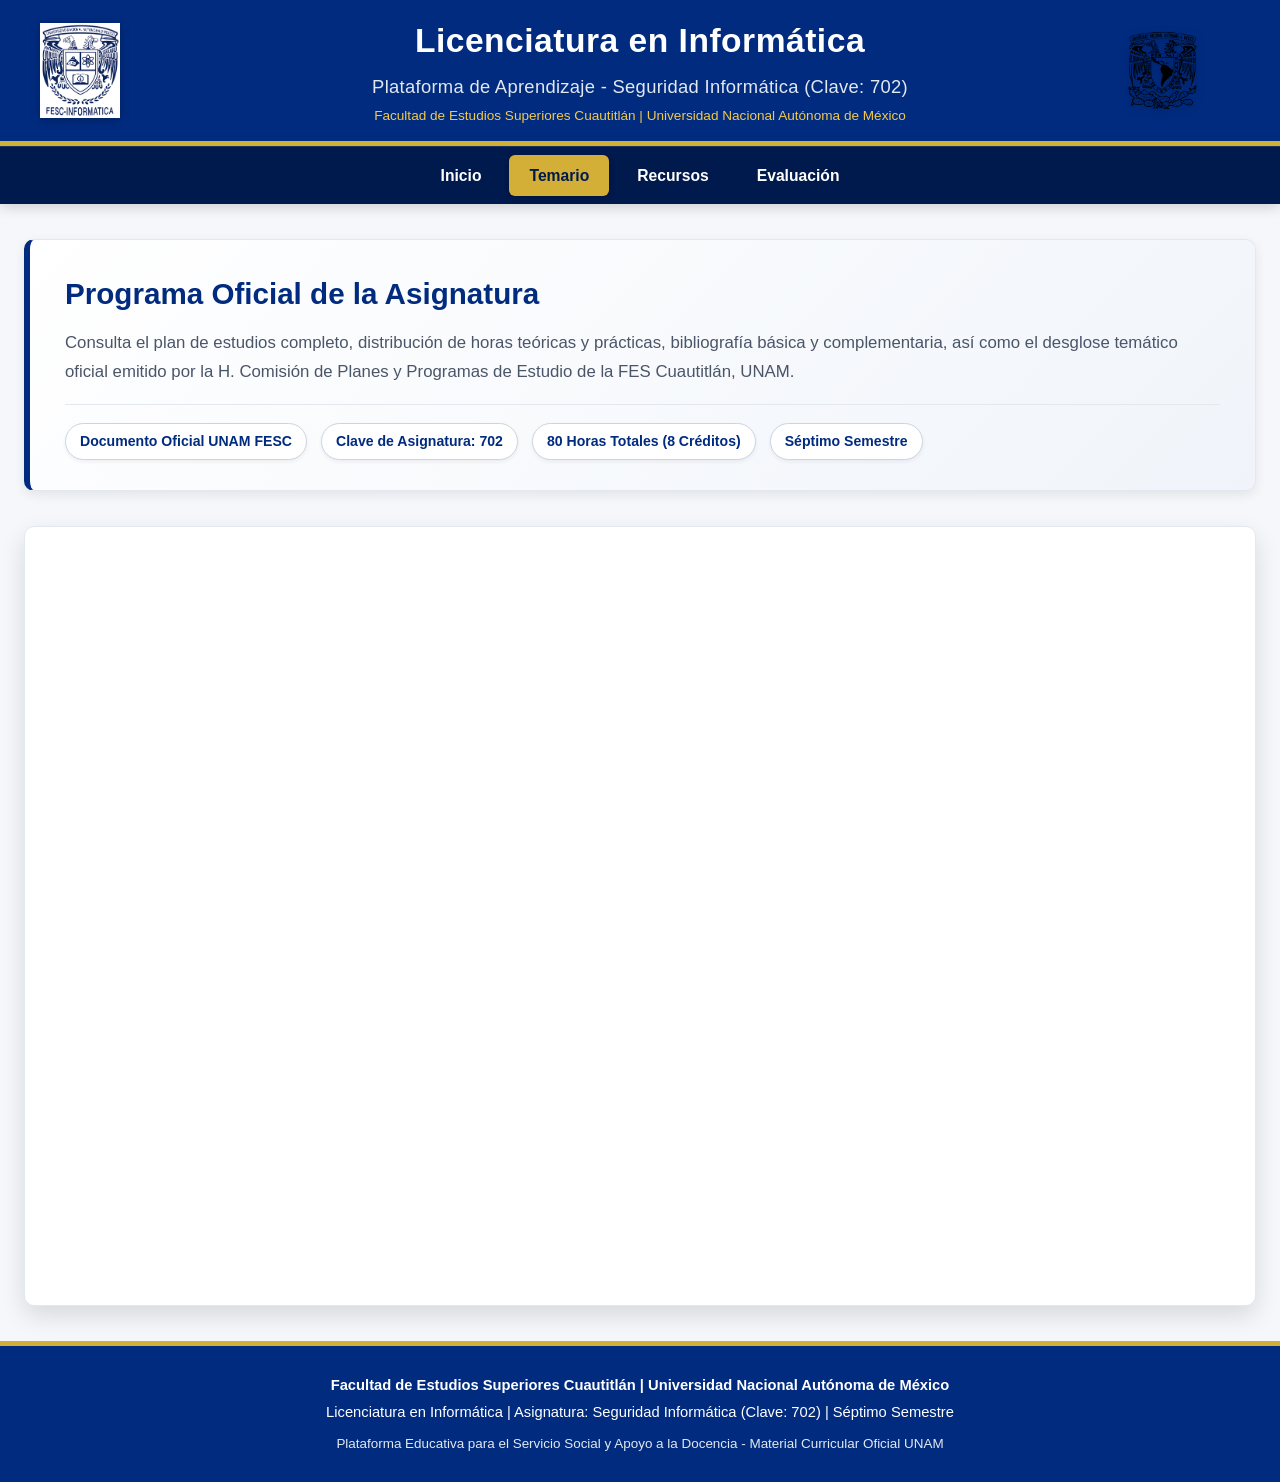
<file: temario.html>
<!DOCTYPE html>
<html lang="es">
<head>
    <meta charset="UTF-8">
    <meta name="viewport" content="width=device-width, initial-scale=1.0">
    <title>Temario Completo | Seguridad Informática - FES Cuautitlán UNAM</title>
    <!-- Favicon al lado del título de la pestaña del navegador -->
    <link rel="icon" type="image/png" href="static/media/logoDeLaFesc.png">
    <!-- Enlace al mismo estilo CSS externo -->
    <link rel="stylesheet" href="static/css/style.css">
</head>
<body>

    <!-- BARRA FIJA SUPERIOR -->
    <div class="barra-fija">
        <header>
            <div class="header-container">
                <!-- Escudo Izquierdo (FESC) al lado del título -->
                <div class="logo-container logo-izq">
                    <img src="static/media/logoDeLaFesc.png" alt="Escudo FES Cuautitlán" class="logo-escuela">
                </div>
                
                <div class="header-titulos">
                    <h1>Licenciatura en Informática</h1>
                    <h2>Plataforma de Aprendizaje - Seguridad Informática (Clave: 702)</h2>
                    <div class="header-subinfo">Facultad de Estudios Superiores Cuautitlán | Universidad Nacional Autónoma de México</div>
                </div>

                <!-- Escudo Derecho (UNAM) -->
                <div class="logo-container logo-der">
                    <img src="static/media/UNAM-Logo.png" alt="Escudo UNAM" class="logo-escuela">
                </div>
            </div>
        </header>

        <!-- MENÚ DE NAVEGACIÓN -->
        <nav>
            <a href="index.html">Inicio</a>
            <a href="temario.html" class="active">Temario</a>
            <a href="index.html#vista-recursos">Recursos</a>
            <a href="index.html#vista-evaluacion">Evaluación</a>
        </nav>
    </div>

    <main>
        <section class="bienvenida">
            <h3>Programa Oficial de la Asignatura</h3>
            <p>Consulta el plan de estudios completo, distribución de horas teóricas y prácticas, bibliografía básica y complementaria, así como el desglose temático oficial emitido por la H. Comisión de Planes y Programas de Estudio de la FES Cuautitlán, UNAM.</p>
            <div class="metricas-curso">
                <div class="metrica-chip">Documento Oficial UNAM FESC</div>
                <div class="metrica-chip">Clave de Asignatura: 702</div>
                <div class="metrica-chip">80 Horas Totales (8 Créditos)</div>
                <div class="metrica-chip">Séptimo Semestre</div>
            </div>
        </section>

        <!-- Visor del archivo PDF en contenedor de ancho completo -->
        <div class="pdf-viewer">
            <iframe src="static/media/seguridad_informatica.pdf" title="Temario Seguridad Informática FESC UNAM"></iframe>
        </div>
    </main>

    <!-- PIE DE PÁGINA ESTÁTICO INSTITUCIONAL -->
    <footer>
        <p><strong>Facultad de Estudios Superiores Cuautitlán | Universidad Nacional Autónoma de México</strong></p>
        <p>Licenciatura en Informática | Asignatura: Seguridad Informática (Clave: 702) | Séptimo Semestre</p>
        <p class="creditos-pie">Plataforma Educativa para el Servicio Social y Apoyo a la Docencia - Material Curricular Oficial UNAM</p>
    </footer>

</body>
</html>
</file>
<file: static/css/style.css>
/* ================= VARIABLES Y PALETA DE COLORES ================= */
:root {
    --azul-institucional: #002B7F;
    --azul-oscuro: #001A4D;
    --azul-marino: #0A192F;
    --azul-suave: #EBF1F9;
    --oro-institucional: #D4AF37;
    --oro-brillante: #F2C94C;
    --oro-suave: #FFF9E6;
    --fondo-claro: #F5F7FA;
    --fondo-tarjeta: #FFFFFF;
    --texto-oscuro: #2D3748;
    --texto-medio: #4A5568;
    --texto-suave: #718096;
    --texto-claro: #FFFFFF;
    --borde-gris: #E2E8F0;
    --verde-exito: #2E7D32;
    --rojo-alerta: #C62828;
    --sombra-sm: 0 2px 4px rgba(0,0,0,0.06);
    --sombra-md: 0 4px 12px rgba(0,0,0,0.08);
    --sombra-lg: 0 10px 25px rgba(0,0,0,0.12);
    --radio-sm: 6px;
    --radio-md: 10px;
    --radio-lg: 16px;
}

* {
    margin: 0;
    padding: 0;
    box-sizing: border-box;
    font-family: 'Segoe UI', Tahoma, Geneva, Verdana, sans-serif;
}

body {
    background-color: var(--fondo-claro);
    color: var(--texto-oscuro);
    line-height: 1.6;
    display: flex;
    flex-direction: column;
    min-height: 100vh;
}

/* ================= BARRA FIJA AL SCROLLEAR ================= */
.barra-fija {
    position: sticky;
    top: 0;
    z-index: 1000;
    box-shadow: 0 4px 12px rgba(0,0,0,0.15);
}

/* ================= ENCABEZADO ================= */
header {
    background-color: var(--azul-institucional);
    color: var(--texto-claro);
    padding: 14px 0;
    border-bottom: 5px solid var(--oro-institucional);
    position: relative;
}

.header-container {
    display: flex;
    align-items: center;
    justify-content: center;
    position: relative;
    width: 100%;
    max-width: 1400px;
    margin: 0 auto;
    padding: 0 40px;
}

.logo-container {
    position: absolute;
    display: flex;
    align-items: center;
    justify-content: center;
    background: transparent;
}

.logo-izq {
    left: 40px; 
}

.logo-der {
    right: 40px; 
}

.logo-escuela {
    width: 80px; 
    height: auto;
    filter: drop-shadow(0 2px 4px rgba(0,0,0,0.25));
}

.logo-der .logo-escuela {
    width: 155px; 
}

.header-titulos {
    text-align: center;
    padding: 0 170px;
}

header h1 {
    font-size: 2.1rem;
    font-weight: 700;
    letter-spacing: 0.5px;
    margin-bottom: 4px;
}

header h2 {
    font-size: 1.15rem;
    font-weight: 300;
    color: #E2E8F0;
    letter-spacing: 0.3px;
}

.header-subinfo {
    font-size: 0.85rem;
    color: var(--oro-brillante);
    margin-top: 4px;
    font-weight: 500;
}

/* ================= NAVEGACIÓN ================= */
nav {
    background-color: var(--azul-oscuro);
    display: flex;
    justify-content: center;
    padding: 8px 0;
    gap: 8px;
    border-top: 1px solid rgba(255, 255, 255, 0.1);
}

nav a {
    color: var(--texto-claro);
    text-decoration: none;
    font-weight: 600;
    padding: 8px 20px;
    border-radius: var(--radio-sm);
    transition: all 0.25s ease;
    display: inline-flex;
    align-items: center;
    gap: 8px;
    font-size: 0.98rem;
}

nav a:hover {
    background-color: rgba(212, 175, 55, 0.25);
    color: #FFE680;
}

nav a.active {
    background-color: var(--oro-institucional);
    color: var(--azul-oscuro);
    box-shadow: 0 2px 6px rgba(0,0,0,0.2);
}

/* ================= CONTENEDOR PRINCIPAL ================= */
main {
    width: 100%;
    max-width: 1280px;
    margin: 35px auto;
    padding: 0 24px;
    flex-grow: 1;
}

.seccion-vista {
    animation: fadeIn 0.35s ease;
}

@keyframes fadeIn {
    from { opacity: 0; transform: translateY(6px); }
    to { opacity: 1; transform: translateY(0); }
}

.vista-oculta {
    display: none !important;
}

/* ================= BANNER HERO DE BIENVENIDA ================= */
.bienvenida {
    background: linear-gradient(135deg, #FFFFFF 0%, #F0F4FA 100%);
    border: 1px solid var(--borde-gris);
    border-left: 6px solid var(--azul-institucional);
    border-radius: var(--radio-md);
    padding: 30px 35px;
    margin-bottom: 35px;
    box-shadow: var(--sombra-md);
}

.bienvenida h3 {
    color: var(--azul-institucional);
    font-size: 1.85rem;
    margin-bottom: 12px;
    display: flex;
    align-items: center;
    gap: 12px;
}

.bienvenida p {
    color: var(--texto-medio);
    font-size: 1.05rem;
    line-height: 1.7;
    margin-bottom: 16px;
}

.metricas-curso {
    display: flex;
    flex-wrap: wrap;
    gap: 14px;
    margin-top: 18px;
    padding-top: 18px;
    border-top: 1px solid #E2E8F0;
}

.metrica-chip {
    background-color: #FFFFFF;
    border: 1px solid #CBD5E1;
    border-radius: 20px;
    padding: 6px 14px;
    font-size: 0.88rem;
    font-weight: 600;
    color: var(--azul-institucional);
    display: inline-flex;
    align-items: center;
    gap: 6px;
    box-shadow: var(--sombra-sm);
}

.metrica-chip strong {
    color: #1A202C;
}

/* ================= TARJETAS INICIO (6 UNIDADES) ================= */
.seccion-titulo-centro {
    text-align: center;
    color: var(--azul-institucional);
    font-size: 1.75rem;
    margin: 35px 0 10px 0;
    position: relative;
    padding-bottom: 10px;
}

.seccion-titulo-centro::after {
    content: '';
    position: absolute;
    bottom: 0;
    left: 50%;
    transform: translateX(-50%);
    width: 80px;
    height: 4px;
    background-color: var(--oro-institucional);
    border-radius: 2px;
}

.seccion-subtitulo-centro {
    text-align: center;
    color: var(--texto-suave);
    font-size: 1rem;
    max-width: 750px;
    margin: 0 auto 30px auto;
}

.temas-grid {
    display: grid;
    grid-template-columns: repeat(auto-fit, minmax(360px, 1fr));
    gap: 28px;
    margin-bottom: 40px;
}

.tema-card {
    background-color: var(--fondo-tarjeta);
    border-radius: var(--radio-md);
    box-shadow: var(--sombra-md);
    overflow: hidden;
    border: 1px solid var(--borde-gris);
    border-top: 5px solid var(--azul-institucional);
    display: flex;
    flex-direction: column;
    transition: transform 0.25s ease, box-shadow 0.25s ease, border-top-color 0.25s ease;
}

.tema-card:hover {
    transform: translateY(-5px);
    box-shadow: var(--sombra-lg);
    border-top-color: var(--oro-institucional);
}

.tema-header {
    background-color: #F8FAFC;
    padding: 18px 22px;
    border-bottom: 1px solid var(--borde-gris);
    display: flex;
    justify-content: space-between;
    align-items: flex-start;
    gap: 12px;
}

.tema-header-info {
    flex: 1;
}

.tema-header h4 {
    color: var(--azul-institucional);
    font-size: 1.25rem;
    font-weight: 700;
    line-height: 1.35;
    margin-top: 4px;
}

.tema-badge {
    background-color: var(--azul-institucional);
    color: #FFFFFF;
    font-size: 0.75rem;
    font-weight: 700;
    padding: 3px 10px;
    border-radius: 12px;
    text-transform: uppercase;
    letter-spacing: 0.5px;
    display: inline-block;
}

.tema-horas-badge {
    background-color: #FEF3C7;
    color: #92400E;
    font-size: 0.75rem;
    font-weight: 600;
    padding: 4px 8px;
    border-radius: 6px;
    white-space: nowrap;
    border: 1px solid #FDE68A;
}

.tema-body {
    padding: 22px;
    flex-grow: 1;
    display: flex;
    flex-direction: column;
}

.tema-body p {
    margin-bottom: 16px;
    color: var(--texto-medio);
    font-size: 0.95rem;
    line-height: 1.55;
}

.subtemas-label {
    font-size: 0.82rem;
    font-weight: 700;
    text-transform: uppercase;
    color: var(--azul-institucional);
    letter-spacing: 0.5px;
    margin-bottom: 8px;
    display: block;
}

.tema-body ul {
    list-style: none;
    margin-bottom: 20px;
    flex-grow: 1;
}

.tema-body ul li {
    font-size: 0.88rem;
    color: var(--texto-oscuro);
    padding: 5px 0 5px 22px;
    position: relative;
    line-height: 1.4;
    border-bottom: 1px dashed #EDF2F7;
}

.tema-body ul li:last-child {
    border-bottom: none;
}

.tema-body ul li::before {
    content: "▸";
    position: absolute;
    left: 6px;
    color: var(--oro-institucional);
    font-weight: bold;
    font-size: 1rem;
}

.tema-footer {
    margin-top: auto;
    padding-top: 15px;
    border-top: 1px solid #EDF2F7;
}

.btn-explorar {
    width: 100%;
    background-color: var(--azul-institucional);
    color: #FFFFFF;
    border: none;
    padding: 10px 16px;
    border-radius: var(--radio-sm);
    font-size: 0.92rem;
    font-weight: 600;
    cursor: pointer;
    display: flex;
    align-items: center;
    justify-content: center;
    gap: 8px;
    transition: all 0.2s ease;
    text-decoration: none;
}

.btn-explorar:hover {
    background-color: var(--oro-institucional);
    color: var(--azul-oscuro);
    transform: translateY(-1px);
}

/* ================= VISTA RECURSOS (CENTRO DE ESTUDIO) ================= */
.recursos-hero {
    background: linear-gradient(135deg, #002B7F 0%, #001A4D 100%);
    color: #FFFFFF;
    border-radius: var(--radio-md);
    padding: 35px 40px;
    margin-bottom: 30px;
    box-shadow: var(--sombra-lg);
    border-bottom: 5px solid var(--oro-institucional);
}

.recursos-hero h3 {
    font-size: 2rem;
    margin-bottom: 10px;
    color: #FFFFFF;
}

.recursos-hero p {
    font-size: 1.05rem;
    color: #E2E8F0;
    max-width: 900px;
    line-height: 1.6;
}

/* SELECTOR DE TEMAS INTERACTIVO (6 TEMAS) */
.selector-temas-wrapper {
    margin-bottom: 35px;
}

.selector-temas-titulo {
    font-size: 1.15rem;
    font-weight: 700;
    color: var(--azul-institucional);
    margin-bottom: 14px;
    display: flex;
    align-items: center;
    gap: 8px;
}

.selector-temas-grid {
    display: grid;
    grid-template-columns: repeat(6, 1fr);
    gap: 12px;
}

.selector-tema-btn {
    background-color: #FFFFFF;
    border: 2px solid #CBD5E1;
    border-radius: var(--radio-md);
    padding: 14px 10px;
    text-align: center;
    cursor: pointer;
    transition: all 0.25s ease;
    display: flex;
    flex-direction: column;
    align-items: center;
    gap: 6px;
    box-shadow: var(--sombra-sm);
    color: var(--texto-oscuro);
    text-decoration: none;
}

.selector-tema-btn:hover {
    border-color: var(--oro-institucional);
    transform: translateY(-3px);
    box-shadow: var(--sombra-md);
}

.selector-tema-btn.activo {
    background-color: var(--azul-institucional);
    border-color: var(--azul-institucional);
    color: #FFFFFF;
    box-shadow: 0 6px 14px rgba(0, 43, 127, 0.35);
}

.selector-tema-num {
    font-size: 0.78rem;
    font-weight: 800;
    text-transform: uppercase;
    letter-spacing: 0.5px;
    padding: 2px 8px;
    border-radius: 10px;
    background-color: #E2E8F0;
    color: var(--azul-institucional);
}

.selector-tema-btn.activo .selector-tema-num {
    background-color: var(--oro-institucional);
    color: var(--azul-oscuro);
}

.selector-tema-nombre {
    font-size: 0.85rem;
    font-weight: 600;
    line-height: 1.25;
}

/* ================= CONTENEDORES DE DETALLE DE UNIDAD ================= */
.unidad-recurso-panel {
    display: none;
    background-color: #FFFFFF;
    border-radius: var(--radio-lg);
    border: 1px solid var(--borde-gris);
    box-shadow: var(--sombra-md);
    margin-bottom: 40px;
    overflow: hidden;
    animation: fadeIn 0.3s ease;
}

.unidad-recurso-panel.activo {
    display: block;
}

/* Header del detalle de unidad */
.unidad-detalle-header {
    background: linear-gradient(135deg, #F8FAFC 0%, #EDF2F7 100%);
    padding: 30px 35px;
    border-bottom: 3px solid var(--oro-institucional);
    display: flex;
    justify-content: space-between;
    align-items: center;
    flex-wrap: wrap;
    gap: 20px;
}

.unidad-detalle-info h3 {
    color: var(--azul-institucional);
    font-size: 1.8rem;
    margin-top: 6px;
    line-height: 1.3;
}

.unidad-meta-tags {
    display: flex;
    flex-wrap: wrap;
    gap: 10px;
    margin-top: 10px;
}

.tag-badge {
    padding: 4px 10px;
    border-radius: 6px;
    font-size: 0.82rem;
    font-weight: 600;
}

.tag-horas {
    background-color: #EBF8FF;
    color: #2B6CB0;
    border: 1px solid #BEE3F8;
}

.tag-carrera {
    background-color: #FEFCBF;
    color: #744210;
    border: 1px solid #FAF089;
}

.unidad-objetivo-box {
    background-color: #FFFFFF;
    border-left: 4px solid var(--oro-institucional);
    padding: 16px 20px;
    border-radius: 0 var(--radio-sm) var(--radio-sm) 0;
    margin: 25px 35px 0 35px;
    box-shadow: var(--sombra-sm);
}

.unidad-objetivo-box strong {
    color: var(--azul-institucional);
    display: block;
    font-size: 0.95rem;
    margin-bottom: 4px;
    text-transform: uppercase;
    letter-spacing: 0.5px;
}

.unidad-objetivo-box p {
    color: var(--texto-medio);
    font-size: 0.98rem;
    line-height: 1.55;
    margin: 0;
}

/* CUERPO DEL CONTENIDO DE LA UNIDAD */
.unidad-contenido {
    padding: 35px;
}

/* SECCIONES DE SUBTEMAS */
.subtema-bloque {
    margin-bottom: 40px;
    padding-bottom: 30px;
    border-bottom: 1px solid #EDF2F7;
}

.subtema-bloque:last-of-type {
    border-bottom: none;
}

.subtema-titulo {
    color: var(--azul-institucional);
    font-size: 1.4rem;
    font-weight: 700;
    margin-bottom: 16px;
    display: flex;
    align-items: center;
    gap: 10px;
}

.subtema-titulo .num-badge {
    background-color: var(--azul-institucional);
    color: #FFFFFF;
    font-size: 0.85rem;
    padding: 2px 8px;
    border-radius: 6px;
}

.subtema-texto {
    color: var(--texto-oscuro);
    font-size: 1rem;
    line-height: 1.75;
    margin-bottom: 18px;
}

.subtema-texto strong {
    color: #1A202C;
}

/* NOTAS Y CAJAS DE CONCEPTOS CLAVE */
.nota-pedagogica {
    background-color: var(--azul-suave);
    border-left: 4px solid var(--azul-institucional);
    border-radius: 0 var(--radio-sm) var(--radio-sm) 0;
    padding: 16px 20px;
    margin: 20px 0;
}

.nota-pedagogica.alerta {
    background-color: #FFF5F5;
    border-left-color: var(--rojo-alerta);
}

.nota-pedagogica.exito {
    background-color: #F0FDF4;
    border-left-color: var(--verde-exito);
}

.nota-pedagogica h5 {
    color: var(--azul-institucional);
    font-size: 1rem;
    margin-bottom: 6px;
    display: flex;
    align-items: center;
    gap: 6px;
}

.nota-pedagogica.alerta h5 {
    color: var(--rojo-alerta);
}

.nota-pedagogica.exito h5 {
    color: var(--verde-exito);
}

.nota-pedagogica p {
    color: var(--texto-medio);
    font-size: 0.94rem;
    margin: 0;
    line-height: 1.6;
}

/* LISTAS DE CONCEPTO */
.lista-conceptos {
    list-style: none;
    margin: 16px 0 24px 0;
}

.lista-conceptos li {
    padding: 10px 14px 10px 32px;
    position: relative;
    background-color: #F8FAFC;
    border-radius: var(--radio-sm);
    margin-bottom: 8px;
    border: 1px solid #EDF2F7;
    font-size: 0.95rem;
    line-height: 1.55;
}

.lista-conceptos li::before {
    content: "✓";
    position: absolute;
    left: 12px;
    top: 10px;
    color: var(--azul-institucional);
    font-weight: 900;
}

/* TABLAS COMPARATIVAS */
.tabla-wrapper {
    width: 100%;
    overflow-x: auto;
    margin: 22px 0;
    border-radius: var(--radio-sm);
    border: 1px solid var(--borde-gris);
    box-shadow: var(--sombra-sm);
}

.tabla-comparativa {
    width: 100%;
    border-collapse: collapse;
    font-size: 0.92rem;
    text-align: left;
    background-color: #FFFFFF;
}

.tabla-comparativa th {
    background-color: var(--azul-institucional);
    color: #FFFFFF;
    padding: 12px 16px;
    font-weight: 600;
    letter-spacing: 0.3px;
}

.tabla-comparativa td {
    padding: 12px 16px;
    border-bottom: 1px solid #EDF2F7;
    color: var(--texto-medio);
    vertical-align: top;
    line-height: 1.5;
}

.tabla-comparativa tr:nth-child(even) td {
    background-color: #F8FAFC;
}

.tabla-comparativa tr:hover td {
    background-color: #F1F5F9;
}

/* DIAGRAMAS Y ESQUEMAS VISUALES */
.diagrama-contenedor {
    background-color: #F8FAFC;
    border: 1px solid #CBD5E1;
    border-radius: var(--radio-md);
    padding: 22px;
    margin: 25px 0;
    text-align: center;
    box-shadow: var(--sombra-sm);
}

.diagrama-contenedor svg {
    max-width: 100%;
    height: auto;
    display: block;
    margin: 0 auto;
}

.diagrama-epigrafe {
    margin-top: 12px;
    font-size: 0.88rem;
    color: var(--texto-suave);
    font-style: italic;
}

/* CAJAS DE COMANDO Y TERMINAL PRÁCTICA */
.terminal-card {
    background-color: var(--azul-marino);
    color: #E2E8F0;
    border-radius: var(--radio-md);
    margin: 20px 0;
    overflow: hidden;
    box-shadow: var(--sombra-md);
    border: 1px solid #1E293B;
}

.terminal-header {
    background-color: #0F172A;
    padding: 8px 16px;
    display: flex;
    align-items: center;
    justify-content: space-between;
    border-bottom: 1px solid #334155;
    font-size: 0.82rem;
    color: #94A3B8;
}

.terminal-dots {
    display: flex;
    gap: 6px;
}

.dot {
    width: 10px;
    height: 10px;
    border-radius: 50%;
}
.dot.rojo { background-color: #EF4444; }
.dot.amarillo { background-color: #F59E0B; }
.dot.verde { background-color: #10B981; }

.terminal-body {
    padding: 16px 20px;
    font-family: 'Consolas', 'Courier New', Courier, monospace;
    font-size: 0.9rem;
    line-height: 1.6;
    overflow-x: auto;
}

.terminal-body code {
    font-family: inherit;
    color: #F8FAFC;
}

.terminal-body .cmd {
    color: #38BDF8;
    font-weight: bold;
}

.terminal-body .comment {
    color: #64748B;
    font-style: italic;
}

.terminal-body .output {
    color: #A7F3D0;
}

/* SECCIÓN VIDEOTECA UNAM */
.seccion-videoteca {
    background: linear-gradient(135deg, #F8FAFC 0%, #EEF2F6 100%);
    border-radius: var(--radio-md);
    border: 1px solid var(--borde-gris);
    padding: 28px;
    margin: 35px 0;
}

.seccion-videoteca-titulo {
    color: var(--azul-institucional);
    font-size: 1.35rem;
    font-weight: 700;
    margin-bottom: 6px;
    display: flex;
    align-items: center;
    gap: 10px;
}

.seccion-videoteca-sub {
    color: var(--texto-medio);
    font-size: 0.94rem;
    margin-bottom: 22px;
}

.videos-grid {
    display: grid;
    grid-template-columns: repeat(auto-fit, minmax(320px, 1fr));
    gap: 22px;
}

.video-card {
    background-color: #FFFFFF;
    border-radius: var(--radio-md);
    border: 1px solid var(--borde-gris);
    overflow: hidden;
    box-shadow: var(--sombra-sm);
    display: flex;
    flex-direction: column;
    transition: transform 0.2s ease, box-shadow 0.2s ease;
}

.video-card:hover {
    transform: translateY(-3px);
    box-shadow: var(--sombra-md);
}

.video-embed-wrapper {
    position: relative;
    padding-bottom: 56.25%; /* 16:9 ratio */
    height: 0;
    overflow: hidden;
    background-color: #000;
}

.video-embed-wrapper iframe {
    position: absolute;
    top: 0;
    left: 0;
    width: 100%;
    height: 100%;
    border: 0;
}

.video-info {
    padding: 16px 18px;
    display: flex;
    flex-direction: column;
    flex-grow: 1;
}

.video-emisor-badge {
    background-color: #E2E8F0;
    color: var(--azul-institucional);
    font-size: 0.74rem;
    font-weight: 700;
    padding: 2px 8px;
    border-radius: 4px;
    align-self: flex-start;
    margin-bottom: 8px;
    text-transform: uppercase;
    display: inline-flex;
    align-items: center;
    gap: 4px;
}

.video-titulo {
    font-size: 1.05rem;
    font-weight: 700;
    color: #1A202C;
    margin-bottom: 8px;
    line-height: 1.35;
}

.video-desc {
    font-size: 0.88rem;
    color: var(--texto-medio);
    margin-bottom: 14px;
    line-height: 1.45;
    flex-grow: 1;
}

.video-acciones {
    display: flex;
    flex-wrap: wrap;
    gap: 8px;
    margin-top: auto;
    padding-top: 10px;
}

.btn-video-yt {
    display: inline-flex;
    align-items: center;
    justify-content: center;
    gap: 6px;
    background-color: #CC0000;
    color: #FFFFFF;
    text-decoration: none;
    font-size: 0.85rem;
    font-weight: 700;
    padding: 9px 14px;
    border-radius: var(--radio-sm);
    transition: background-color 0.2s, transform 0.15s;
    flex: 1;
    min-width: 160px;
    box-shadow: 0 2px 4px rgba(204, 0, 0, 0.2);
}

.btn-video-yt:hover {
    background-color: #990000;
    color: #FFFFFF;
    transform: translateY(-1px);
}

.btn-video-canal {
    display: inline-flex;
    align-items: center;
    justify-content: center;
    gap: 6px;
    background-color: #F1F5F9;
    color: var(--azul-institucional);
    border: 1px solid #CBD5E1;
    text-decoration: none;
    font-size: 0.82rem;
    font-weight: 600;
    padding: 8px 12px;
    border-radius: var(--radio-sm);
    transition: all 0.2s;
    white-space: nowrap;
}

.btn-video-canal:hover {
    background-color: var(--azul-institucional);
    color: #FFFFFF;
    border-color: var(--azul-institucional);
}

.video-aviso {
    margin-top: 8px;
    font-size: 0.78rem;
    color: var(--texto-suave);
    line-height: 1.35;
}

.btn-video-unam {
    display: inline-flex;
    align-items: center;
    justify-content: center;
    gap: 6px;
    background-color: #CC0000;
    color: #FFFFFF;
    text-decoration: none;
    font-size: 0.84rem;
    font-weight: 600;
    padding: 8px 12px;
    border-radius: var(--radio-sm);
    transition: background-color 0.2s;
    margin-top: auto;
}

.btn-video-unam:hover {
    background-color: #990000;
}

/* FUENTES BIBLIOGRÁFICAS Y REPOSITORIOS UNAM */
.fuentes-container {
    background-color: #FFFFFF;
    border: 1px solid var(--borde-gris);
    border-radius: var(--radio-md);
    padding: 24px;
    margin-top: 30px;
}

.fuentes-titulo {
    color: var(--azul-institucional);
    font-size: 1.25rem;
    font-weight: 700;
    margin-bottom: 16px;
    display: flex;
    align-items: center;
    gap: 8px;
    border-bottom: 2px solid #EDF2F7;
    padding-bottom: 8px;
}

.fuentes-grid {
    display: grid;
    grid-template-columns: repeat(auto-fit, minmax(280px, 1fr));
    gap: 16px;
}

.fuente-item {
    background-color: #F8FAFC;
    border-left: 3px solid var(--oro-institucional);
    padding: 12px 14px;
    border-radius: 0 var(--radio-sm) var(--radio-sm) 0;
}

.fuente-item h6 {
    font-size: 0.92rem;
    color: #1A202C;
    margin-bottom: 4px;
}

.fuente-item p {
    font-size: 0.84rem;
    color: var(--texto-medio);
    line-height: 1.4;
    margin: 0;
}

.fuente-item a {
    color: var(--azul-institucional);
    text-decoration: underline;
    font-weight: 600;
    display: inline-block;
    margin-top: 6px;
}

/* NAVEGACIÓN ENTRE UNIDADES EN RECURSOS */
.recursos-nav-footer {
    display: flex;
    justify-content: space-between;
    align-items: center;
    padding: 20px 35px;
    background-color: #F8FAFC;
    border-top: 1px solid var(--borde-gris);
}

.btn-nav-unidad {
    background-color: #FFFFFF;
    border: 1px solid #CBD5E1;
    color: var(--azul-institucional);
    padding: 8px 18px;
    border-radius: var(--radio-sm);
    font-weight: 600;
    cursor: pointer;
    display: inline-flex;
    align-items: center;
    gap: 6px;
    transition: all 0.2s;
    font-size: 0.9rem;
}

.btn-nav-unidad:hover {
    background-color: var(--azul-institucional);
    color: #FFFFFF;
    border-color: var(--azul-institucional);
}

/* ================= VISTA EVALUACIÓN ================= */
.evaluacion-card {
    background-color: #FFFFFF;
    border-radius: var(--radio-md);
    box-shadow: var(--sombra-md);
    border: 1px solid var(--borde-gris);
    padding: 30px;
    margin-bottom: 30px;
}

.evaluacion-card h4 {
    color: var(--azul-institucional);
    font-size: 1.4rem;
    margin-bottom: 12px;
}

.eval-criterios-grid {
    display: grid;
    grid-template-columns: repeat(auto-fit, minmax(220px, 1fr));
    gap: 16px;
    margin: 20px 0;
}

.eval-criterio-box {
    background-color: #F8FAFC;
    border-radius: var(--radio-sm);
    border: 1px solid #E2E8F0;
    padding: 16px;
    text-align: center;
}

.eval-criterio-box .porcentaje {
    font-size: 1.8rem;
    font-weight: 800;
    color: var(--azul-institucional);
    margin-bottom: 4px;
}

.eval-criterio-box .nombre {
    font-size: 0.9rem;
    color: var(--texto-medio);
    font-weight: 600;
}

/* QUIZ INTERACTIVO */
.quiz-box {
    background-color: #FFFFFF;
    border: 1px solid #CBD5E1;
    border-radius: var(--radio-md);
    padding: 24px;
    margin-top: 20px;
}

.pregunta-item {
    margin-bottom: 24px;
    padding-bottom: 18px;
    border-bottom: 1px solid #EDF2F7;
}

.pregunta-item:last-child {
    border-bottom: none;
    margin-bottom: 0;
    padding-bottom: 0;
}

.pregunta-texto {
    font-weight: 700;
    font-size: 1rem;
    color: #1A202C;
    margin-bottom: 10px;
}

.opciones-quiz {
    display: flex;
    flex-direction: column;
    gap: 8px;
}

.opcion-label {
    display: flex;
    align-items: center;
    gap: 10px;
    padding: 10px 14px;
    border-radius: var(--radio-sm);
    border: 1px solid #E2E8F0;
    background-color: #F8FAFC;
    cursor: pointer;
    font-size: 0.92rem;
    transition: background-color 0.2s, border-color 0.2s;
}

.opcion-label:hover {
    background-color: #EDF2F7;
    border-color: #CBD5E1;
}

.opcion-label input[type="radio"] {
    accent-color: var(--azul-institucional);
}

.quiz-feedback {
    margin-top: 8px;
    font-size: 0.88rem;
    padding: 8px 12px;
    border-radius: 4px;
    display: none;
}

.btn-calificar {
    background-color: var(--azul-institucional);
    color: #FFFFFF;
    padding: 12px 24px;
    font-size: 1rem;
    font-weight: 700;
    border: none;
    border-radius: var(--radio-sm);
    cursor: pointer;
    transition: background-color 0.2s;
    margin-top: 15px;
}

.btn-calificar:hover {
    background-color: var(--oro-institucional);
    color: var(--azul-oscuro);
}

/* ================= VISOR PDF ================= */
.pdf-viewer {
    width: 100%;
    background-color: var(--fondo-tarjeta);
    padding: 16px;
    border-radius: var(--radio-md);
    box-shadow: var(--sombra-lg);
    border: 1px solid var(--borde-gris);
}

.pdf-viewer iframe {
    width: 100%;
    height: 82vh; 
    border: none;
    border-radius: 8px;
}

/* ================= PIE DE PÁGINA ================= */
footer {
    background-color: var(--azul-institucional);
    color: var(--texto-claro);
    text-align: center;
    padding: 24px 20px;
    border-top: 5px solid var(--oro-institucional);
    font-size: 0.92rem;
    margin-top: auto;
}

footer p {
    margin: 4px 0;
}

footer .creditos-pie {
    color: #E2E8F0;
    font-size: 0.84rem;
    margin-top: 8px;
}

/* ================= RESPONSIVIDAD ================= */
@media (max-width: 1024px) {
    .selector-temas-grid {
        grid-template-columns: repeat(3, 1fr);
    }
    
    .header-titulos {
        padding: 0 120px;
    }
    
    header h1 {
        font-size: 1.7rem;
    }
}

@media (max-width: 768px) {
    .header-container {
        flex-direction: column;
        padding: 10px 20px;
    }
    
    .logo-container {
        position: static;
        margin-bottom: 10px;
    }
    
    .header-titulos {
        padding: 0;
    }
    
    header h1 {
        font-size: 1.4rem;
    }
    
    header h2 {
        font-size: 1rem;
    }
    
    .temas-grid {
        grid-template-columns: 1fr;
    }
    
    .selector-temas-grid {
        grid-template-columns: repeat(2, 1fr);
    }
    
    nav {
        flex-wrap: wrap;
    }
    
    .unidad-detalle-header {
        flex-direction: column;
        align-items: flex-start;
    }
    
    .recursos-nav-footer {
        flex-direction: column;
        gap: 12px;
    }
    
    .btn-nav-unidad {
        width: 100%;
        justify-content: center;
    }
}


footer p {
    margin: 4px 0;
}

footer .creditos-pie {
    color: #E2E8F0;
    font-size: 0.84rem;
    margin-top: 8px;
}

/* ================= RESPONSIVIDAD ================= */
@media (max-width: 1024px) {
    .selector-temas-grid {
        grid-template-columns: repeat(3, 1fr);
    }
    
    .header-titulos {
        padding: 0 120px;
    }
    
    header h1 {
        font-size: 1.7rem;
    }
}

@media (max-width: 768px) {
    .header-container {
        flex-direction: column;
        padding: 10px 20px;
    }
    
    .logo-container {
        position: static;
        margin-bottom: 10px;
    }
    
    .header-titulos {
        padding: 0;
    }
    
    header h1 {
        font-size: 1.4rem;
    }
    
    header h2 {
        font-size: 1rem;
    }
    
    .temas-grid {
        grid-template-columns: 1fr;
    }
    
    .selector-temas-grid {
        grid-template-columns: repeat(2, 1fr);
    }
    
    nav {
        flex-wrap: wrap;
    }
    
    .unidad-detalle-header {
        flex-direction: column;
        align-items: flex-start;
    }
    
    .recursos-nav-footer {
        flex-direction: column;
        gap: 12px;
    }
    
    .btn-nav-unidad {
        width: 100%;
        justify-content: center;
    }
}
}
</file>
